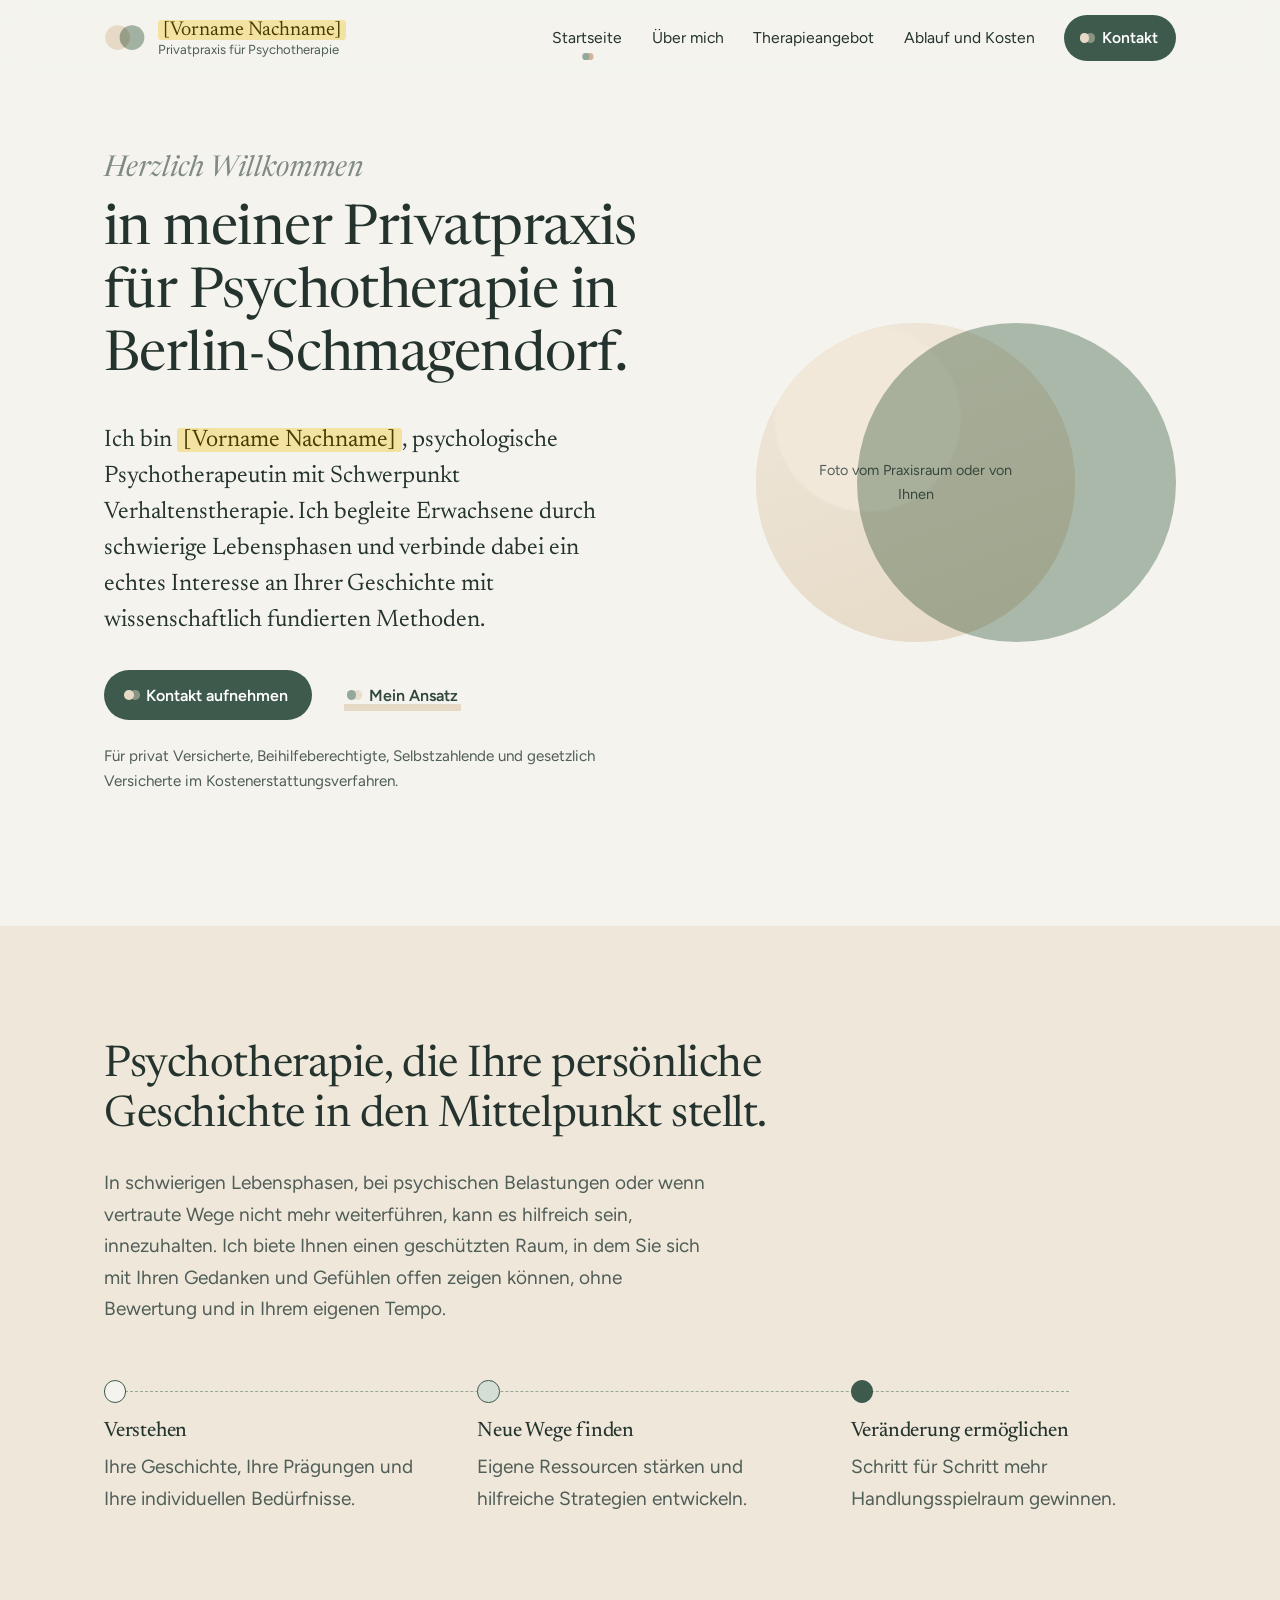
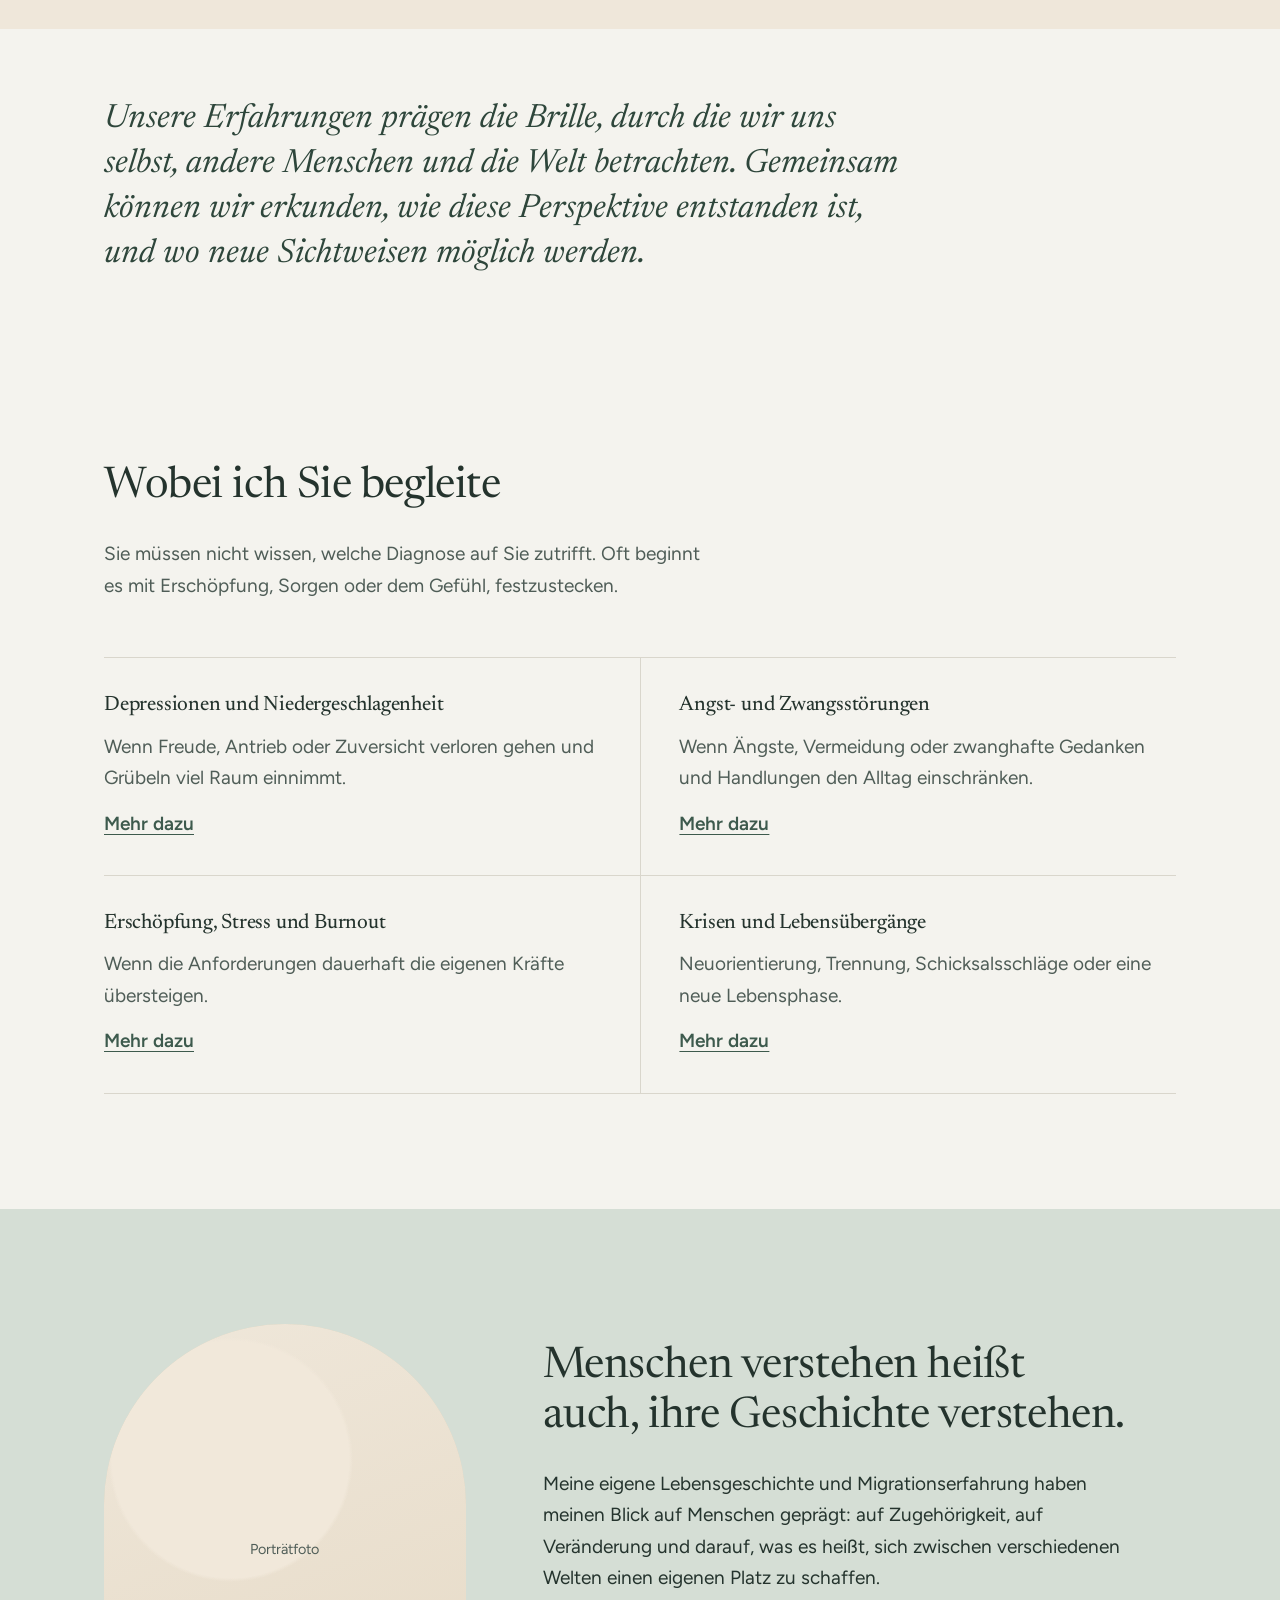
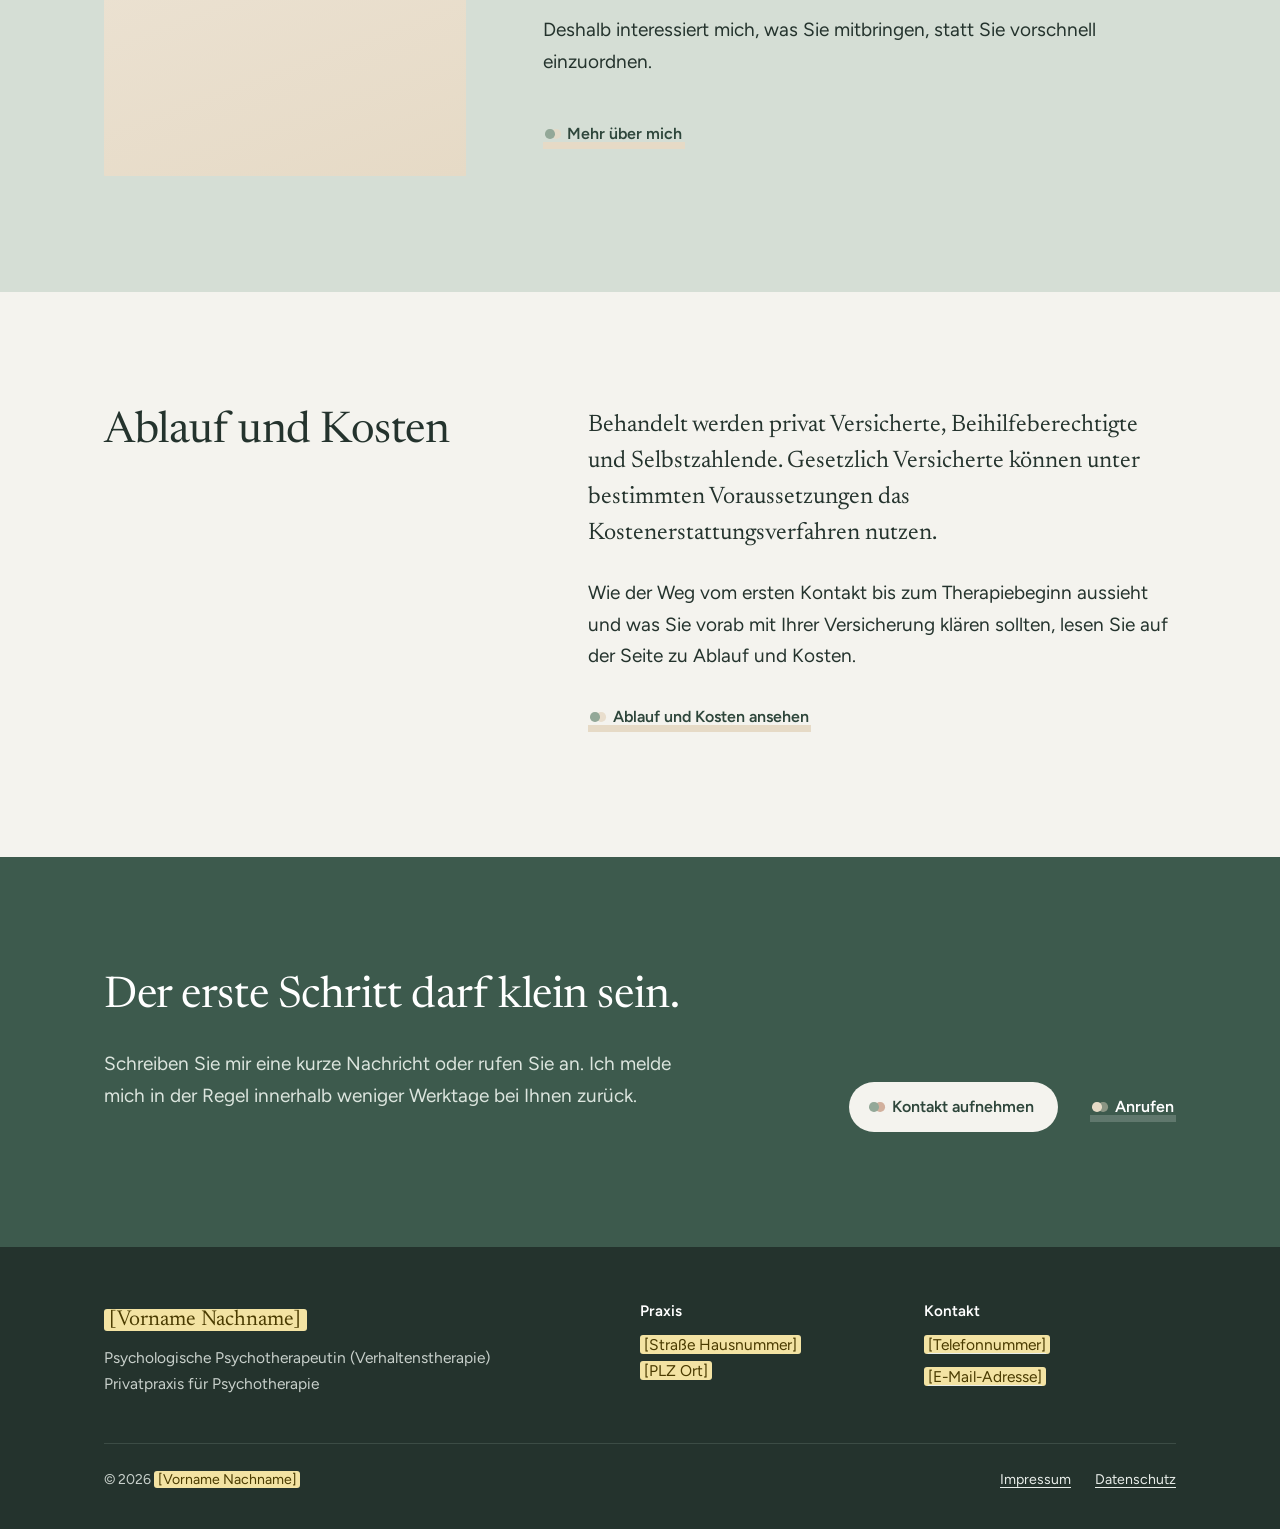
<file: index.html>
<!doctype html>
<html lang="de">
<head>
  <meta charset="utf-8">
  <meta name="viewport" content="width=device-width, initial-scale=1">
  <title>Psychotherapie [Vorname Nachname] | Privatpraxis für Verhaltenstherapie</title>
  <meta name="description" content="Privatpraxis für psychologische Psychotherapie (Verhaltenstherapie): Depressionen, Angst- und Zwangsstörungen, Burnout, persönliche Krisen und Lebensübergänge.">
  <meta name="theme-color" content="#f4f3ee">
  <!-- TESTPHASE: verhindert, dass Google die Testversion findet. Vor dem Livegang auf IONOS diese Zeile löschen. -->
  <meta name="robots" content="noindex, nofollow">
  <link rel="preload" href="assets/fonts/newsreader-var.woff2" as="font" type="font/woff2" crossorigin>
  <link rel="preload" href="assets/fonts/figtree-var.woff2" as="font" type="font/woff2" crossorigin>
  <link rel="icon" href="assets/img/favicon.svg" type="image/svg+xml">
  <link rel="stylesheet" href="assets/css/style.css">
</head>
<body>
  <a class="skip-link" href="#inhalt">Zum Inhalt springen</a>

  <header class="kopf">
    <div class="container kopf__inner">
      <a class="marke" href="index.html" aria-label="Startseite: Privatpraxis für Psychotherapie [Vorname Nachname]">
        <svg class="marke__zeichen" viewBox="0 0 52 34" aria-hidden="true" focusable="false">
          <circle cx="17" cy="17" r="15.5" fill="#e6dac6"/>
          <circle cx="35" cy="17" r="15.5" fill="#93a898" style="mix-blend-mode:multiply" opacity=".8"/>
        </svg>
        <span class="marke__text">
          <span class="marke__name"><span class="ph">[Vorname Nachname]</span></span>
          <span class="marke__zusatz">Privatpraxis für Psychotherapie</span>
        </span>
      </a>
      <button class="menu-knopf" type="button" aria-expanded="false" aria-controls="hauptnavigation">
        <span class="menu-knopf__linien" aria-hidden="true"></span>
        <span class="menu-knopf__text">Menü</span>
      </button>
      <nav class="nav" id="hauptnavigation" aria-label="Hauptnavigation">
        <ul>
          <li><a href="index.html" aria-current="page">Startseite</a></li>
          <li><a href="ueber-mich.html">Über mich</a></li>
          <li><a href="therapieangebot.html">Therapieangebot</a></li>
          <li><a href="ablauf-kosten.html">Ablauf und Kosten</a></li>
          <li class="nav__cta"><a href="kontakt.html">Kontakt</a></li>
        </ul>
      </nav>
    </div>
  </header>

  <main id="inhalt">

    <section class="hero">
      <div class="container hero__inner">
        <div class="hero__text">
          <h1><span class="h1__gruss">Herzlich Willkommen</span> in meiner Privatpraxis für Psychotherapie in Berlin-Schmagendorf.</h1>
          <p class="lead">Ich bin <span class="ph">[Vorname Nachname]</span>, psychologische Psychotherapeutin mit Schwerpunkt Verhaltenstherapie. Ich begleite Erwachsene durch schwierige Lebensphasen und verbinde dabei ein echtes Interesse an Ihrer Geschichte mit wissenschaftlich fundierten Methoden.</p>
          <div class="btn-reihe">
            <a class="btn" href="kontakt.html">Kontakt aufnehmen</a>
            <a class="btn btn--ruhig" href="therapieangebot.html">Mein Ansatz</a>
          </div>
          <p class="hero__ort">Für privat Versicherte, Beihilfeberechtigte, Selbstzahlende und gesetzlich Versicherte im Kostenerstattungsverfahren.</p>
        </div>
        <div class="linsen linsen--animiert" aria-hidden="true">
          <div class="linse linse--bild">
            <!-- FOTO: ersetzen durch <img src="assets/img/praxis.jpg" alt="..." width="800" height="800"> -->
            <div class="linse__platzhalter">Foto vom Praxisraum oder von Ihnen</div>
          </div>
          <div class="linse linse--farbe"></div>
        </div>
      </div>
    </section>

    <section class="abschnitt abschnitt--sand" aria-labelledby="weg-titel">
      <div class="container">
        <div class="abschnitt__kopf">
          <h2 id="weg-titel">Psychotherapie, die Ihre persönliche Geschichte in den Mittelpunkt stellt.</h2>
          <p>In schwierigen Lebensphasen, bei psychischen Belastungen oder wenn vertraute Wege nicht mehr weiterführen, kann es hilfreich sein, innezuhalten. Ich biete Ihnen einen geschützten Raum, in dem Sie sich mit Ihren Gedanken und Gefühlen offen zeigen können, ohne Bewertung und in Ihrem eigenen Tempo.</p>
        </div>
        <ol class="weg">
          <li>
            <h3>Verstehen</h3>
            <p>Ihre Geschichte, Ihre Prägungen und Ihre individuellen Bedürfnisse.</p>
          </li>
          <li>
            <h3>Neue Wege finden</h3>
            <p>Eigene Ressourcen stärken und hilfreiche Strategien entwickeln.</p>
          </li>
          <li>
            <h3>Veränderung ermöglichen</h3>
            <p>Schritt für Schritt mehr Handlungsspielraum gewinnen.</p>
          </li>
        </ol>
      </div>
    </section>

    <section class="abschnitt abschnitt--eng" aria-label="Gedanke">
      <div class="container">
        <blockquote class="gedanke">
          <p>Unsere Erfahrungen prägen die Brille, durch die wir uns selbst, andere Menschen und die Welt betrachten. Gemeinsam können wir erkunden, wie diese Perspektive entstanden ist, und wo neue Sichtweisen möglich werden.</p>
        </blockquote>
      </div>
    </section>

    <section class="abschnitt" aria-labelledby="themen-titel">
      <div class="container">
        <div class="abschnitt__kopf">
          <h2 id="themen-titel">Wobei ich Sie begleite</h2>
          <p>Sie müssen nicht wissen, welche Diagnose auf Sie zutrifft. Oft beginnt es mit Erschöpfung, Sorgen oder dem Gefühl, festzustecken.</p>
        </div>
        <div class="themen">
          <article class="thema">
            <h3>Depressionen und Niedergeschlagenheit</h3>
            <p>Wenn Freude, Antrieb oder Zuversicht verloren gehen und Grübeln viel Raum einnimmt.</p>
            <a href="therapieangebot.html#depression">Mehr dazu</a>
          </article>
          <article class="thema">
            <h3>Angst- und Zwangsstörungen</h3>
            <p>Wenn Ängste, Vermeidung oder zwanghafte Gedanken und Handlungen den Alltag einschränken.</p>
            <a href="therapieangebot.html#angst">Mehr dazu</a>
          </article>
          <article class="thema">
            <h3>Erschöpfung, Stress und Burnout</h3>
            <p>Wenn die Anforderungen dauerhaft die eigenen Kräfte übersteigen.</p>
            <a href="therapieangebot.html#burnout">Mehr dazu</a>
          </article>
          <article class="thema">
            <h3>Krisen und Lebensübergänge</h3>
            <p>Neuorientierung, Trennung, Schicksalsschläge oder eine neue Lebensphase.</p>
            <a href="therapieangebot.html#krisen">Mehr dazu</a>
          </article>
        </div>
      </div>
    </section>

    <section class="abschnitt abschnitt--salbei" aria-labelledby="ich-titel">
      <div class="container portrait-reihe">
        <div class="portrait">
          <!-- FOTO: ersetzen durch <img src="assets/img/portrait.jpg" alt="..." width="800" height="800"> -->
            <div class="linse__platzhalter">Porträtfoto</div>
        </div>
        <div>
          <h2 id="ich-titel">Menschen verstehen heißt auch, ihre Geschichte verstehen.</h2>
          <p>Meine eigene Lebensgeschichte und Migrationserfahrung haben meinen Blick auf Menschen geprägt: auf Zugehörigkeit, auf Veränderung und darauf, was es heißt, sich zwischen verschiedenen Welten einen eigenen Platz zu schaffen.</p>
          <p>Deshalb interessiert mich, was Sie mitbringen, statt Sie vorschnell einzuordnen.</p>
          <div class="btn-reihe">
            <a class="btn btn--ruhig" href="ueber-mich.html">Mehr über mich</a>
          </div>
        </div>
      </div>
    </section>

    <section class="abschnitt" aria-labelledby="kosten-titel">
      <div class="container spalten">
        <div><h2 id="kosten-titel">Ablauf und Kosten</h2></div>
        <div>
          <p class="lead">Behandelt werden privat Versicherte, Beihilfeberechtigte und Selbstzahlende. Gesetzlich Versicherte können unter bestimmten Voraussetzungen das Kostenerstattungsverfahren nutzen.</p>
          <p>Wie der Weg vom ersten Kontakt bis zum Therapiebeginn aussieht und was Sie vorab mit Ihrer Versicherung klären sollten, lesen Sie auf der Seite zu Ablauf und Kosten.</p>
          <a class="btn btn--ruhig" href="ablauf-kosten.html">Ablauf und Kosten ansehen</a>
        </div>
      </div>
    </section>

    <section class="abschnitt kontaktband" aria-labelledby="kontaktband-titel">
      <div class="container kontaktband__inner">
        <div>
          <h2 id="kontaktband-titel">Der erste Schritt darf klein sein.</h2>
          <p>Schreiben Sie mir eine kurze Nachricht oder rufen Sie an. Ich melde mich in der Regel innerhalb weniger Werktage bei Ihnen zurück.</p>
        </div>
        <div class="btn-reihe">
          <a class="btn" href="kontakt.html">Kontakt aufnehmen</a>
          <a class="btn btn--ruhig" href="tel:+49000000000">Anrufen</a>
        </div>
      </div>
    </section>
  </main>

  <footer class="fuss">
    <div class="container">
      <div class="fuss__raster">
        <div>
          <p class="fuss__name"><span class="ph">[Vorname Nachname]</span></p>
          <p>Psychologische Psychotherapeutin (Verhaltenstherapie)<br>Privatpraxis für Psychotherapie</p>
        </div>
        <div>
          <h2>Praxis</h2>
          <p><span class="ph">[Straße Hausnummer]</span><br><span class="ph">[PLZ Ort]</span></p>
        </div>
        <div>
          <h2>Kontakt</h2>
          <ul>
            <li><a href="tel:+49000000000"><span class="ph">[Telefonnummer]</span></a></li>
            <li><a href="mailto:kontakt@example.de"><span class="ph">[E-Mail-Adresse]</span></a></li>
          </ul>
        </div>
      </div>
      <div class="fuss__unten">
        <p>&copy; <span id="jahr">2026</span> <span class="ph">[Vorname Nachname]</span></p>
        <ul>
          <li><a href="impressum.html">Impressum</a></li>
          <li><a href="datenschutz.html">Datenschutz</a></li>
        </ul>
      </div>
    </div>
  </footer>

  <script src="assets/js/main.js" defer></script>
</body>
</html>
</file>
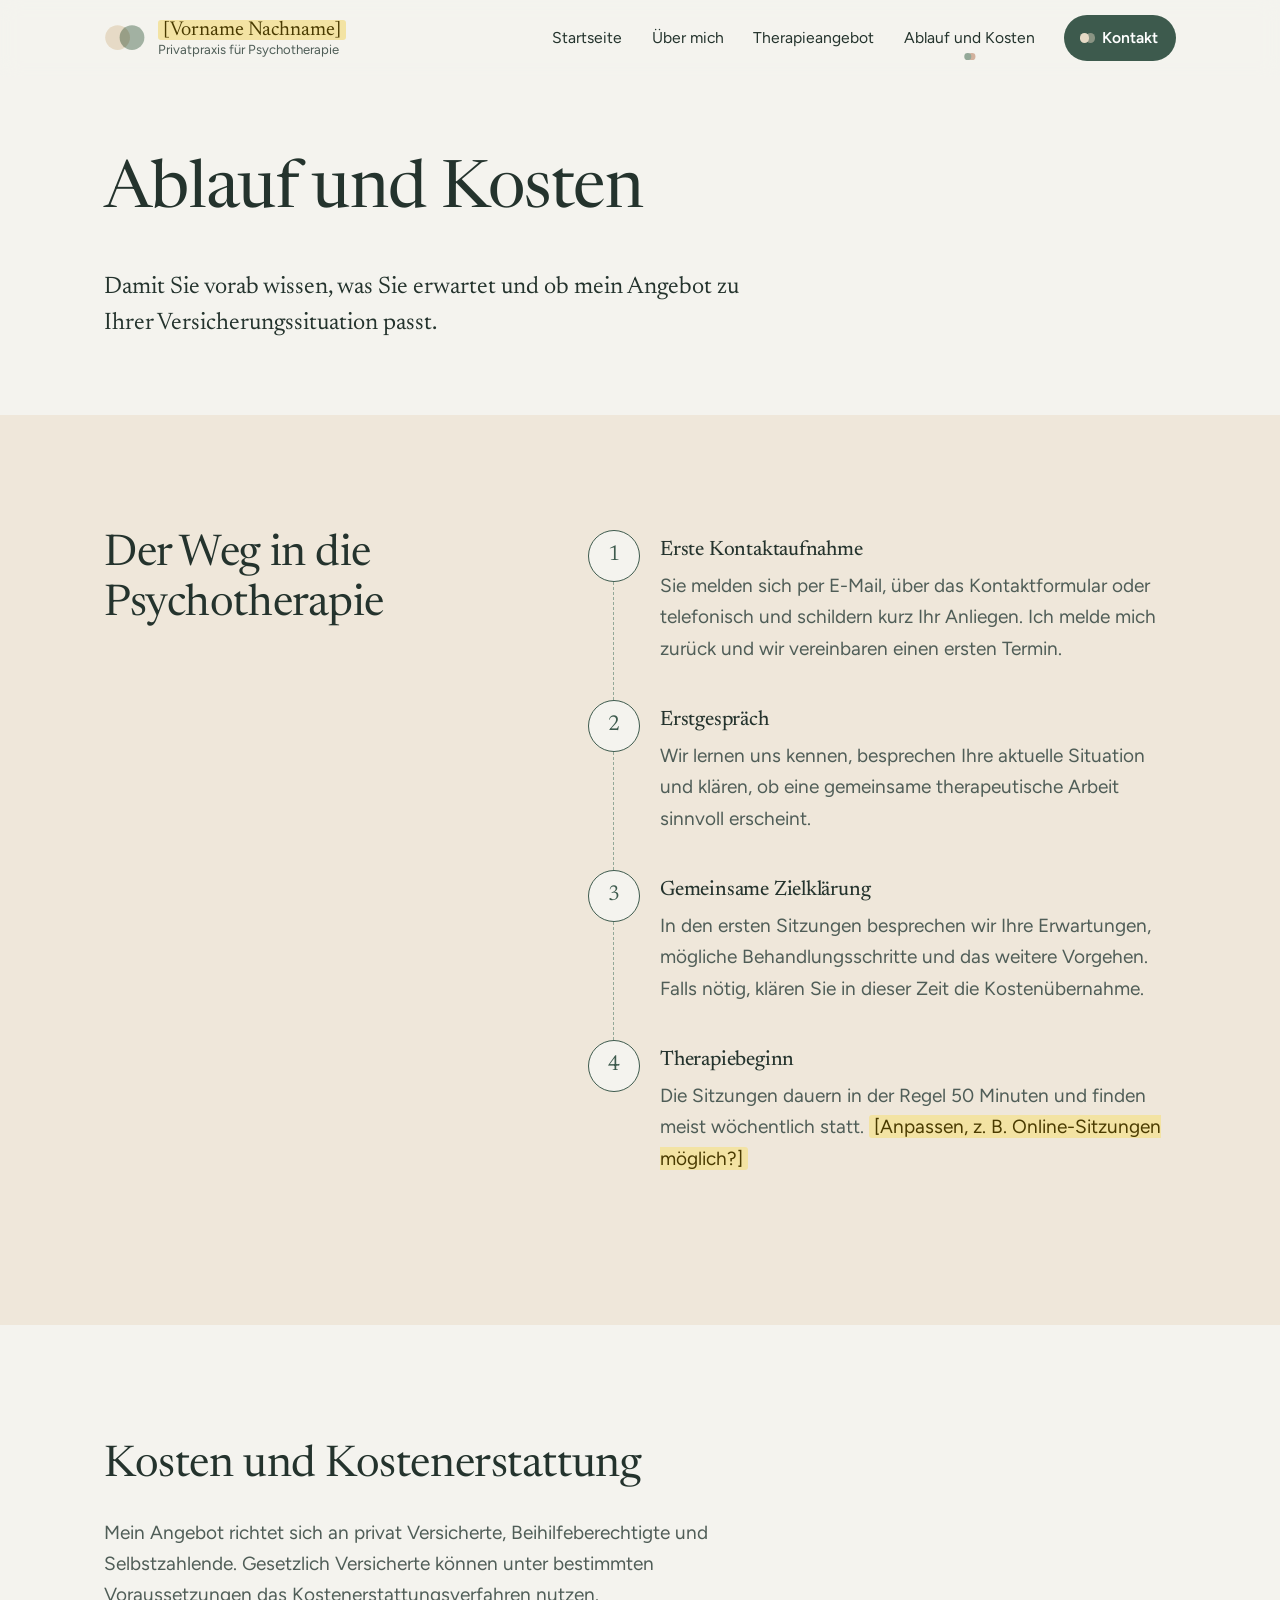
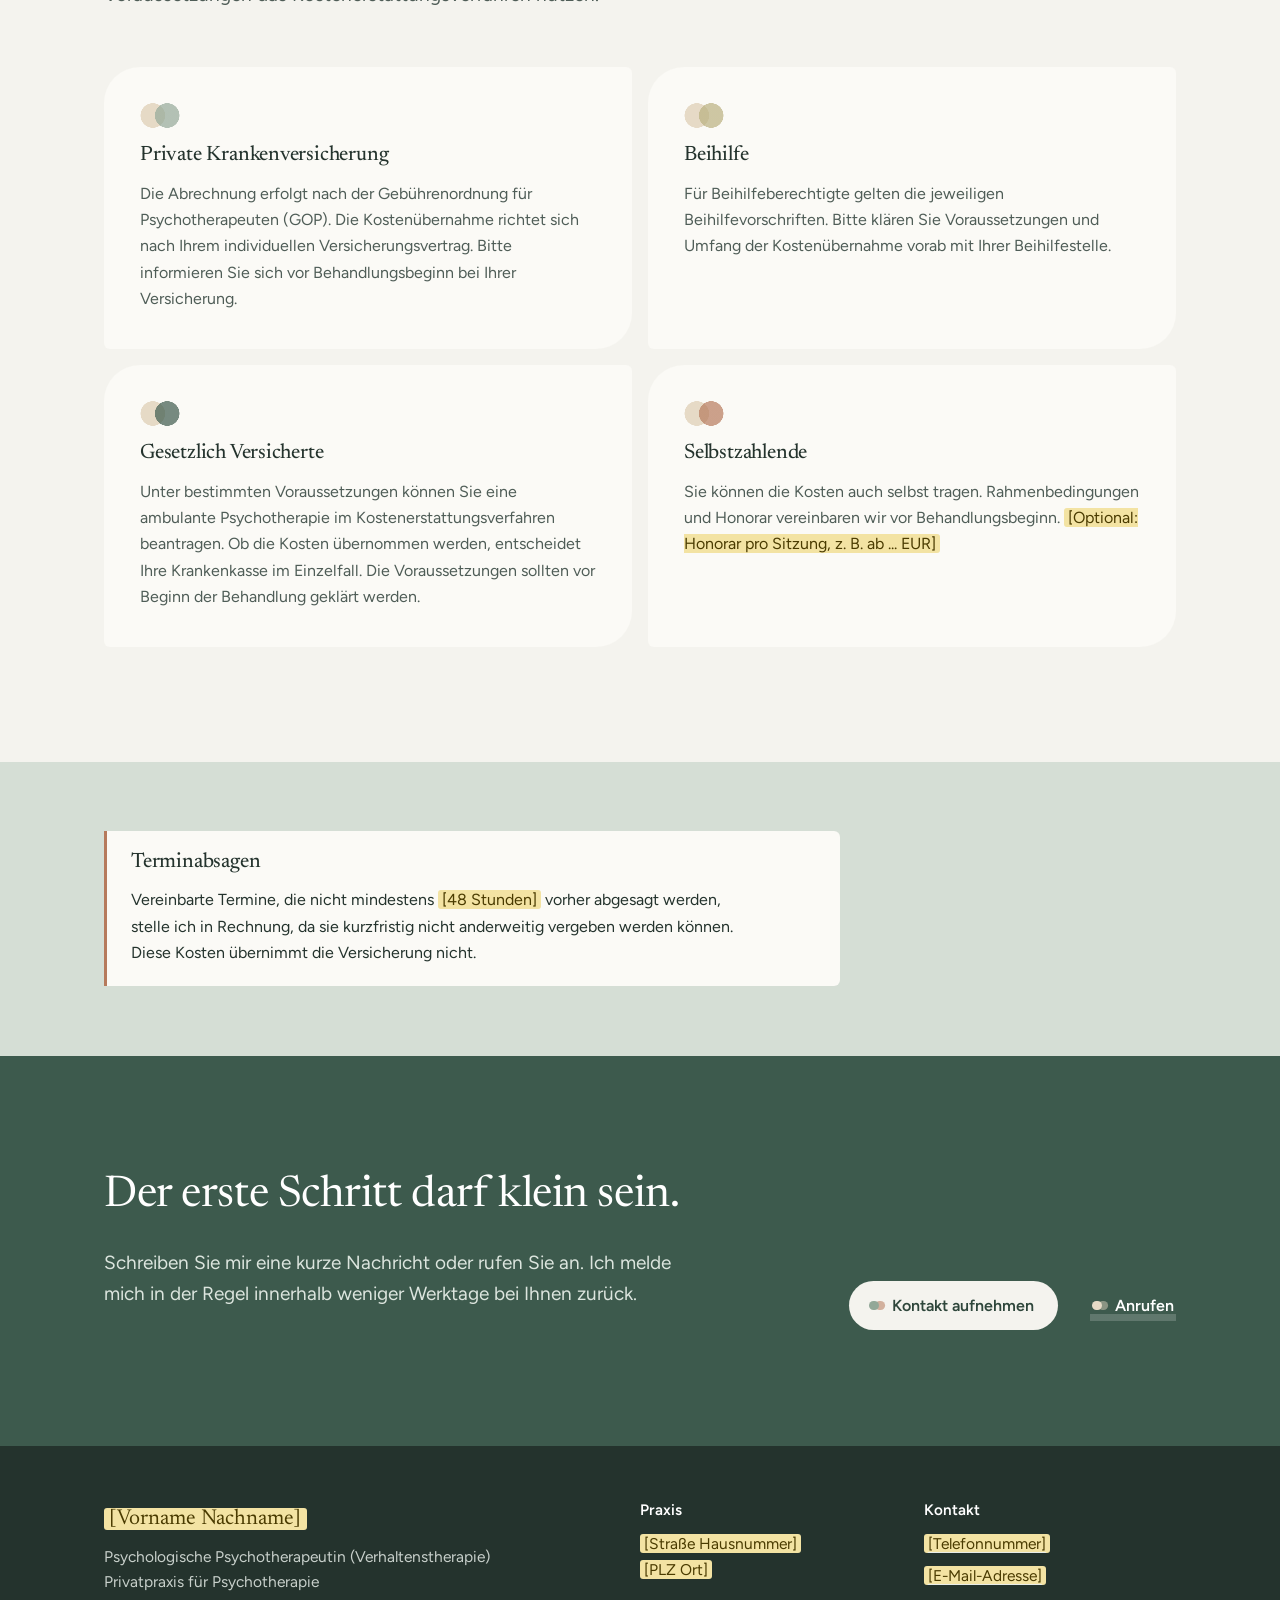
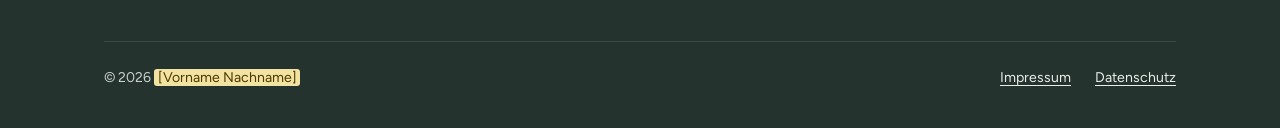
<file: ablauf-kosten.html>
<!doctype html>
<html lang="de">
<head>
  <meta charset="utf-8">
  <meta name="viewport" content="width=device-width, initial-scale=1">
  <title>Ablauf und Kosten | Psychotherapie [Vorname Nachname]</title>
  <meta name="description" content="Der Weg in die Psychotherapie und Informationen zu privater Krankenversicherung, Beihilfe, Selbstzahlung und Kostenerstattungsverfahren.">
  <meta name="theme-color" content="#f4f3ee">
  <!-- TESTPHASE: verhindert, dass Google die Testversion findet. Vor dem Livegang auf IONOS diese Zeile löschen. -->
  <meta name="robots" content="noindex, nofollow">
  <link rel="preload" href="assets/fonts/newsreader-var.woff2" as="font" type="font/woff2" crossorigin>
  <link rel="preload" href="assets/fonts/figtree-var.woff2" as="font" type="font/woff2" crossorigin>
  <link rel="icon" href="assets/img/favicon.svg" type="image/svg+xml">
  <link rel="stylesheet" href="assets/css/style.css">
</head>
<body>
  <a class="skip-link" href="#inhalt">Zum Inhalt springen</a>

  <header class="kopf">
    <div class="container kopf__inner">
      <a class="marke" href="index.html" aria-label="Startseite: Privatpraxis für Psychotherapie [Vorname Nachname]">
        <svg class="marke__zeichen" viewBox="0 0 52 34" aria-hidden="true" focusable="false">
          <circle cx="17" cy="17" r="15.5" fill="#e6dac6"/>
          <circle cx="35" cy="17" r="15.5" fill="#93a898" style="mix-blend-mode:multiply" opacity=".8"/>
        </svg>
        <span class="marke__text">
          <span class="marke__name"><span class="ph">[Vorname Nachname]</span></span>
          <span class="marke__zusatz">Privatpraxis für Psychotherapie</span>
        </span>
      </a>
      <button class="menu-knopf" type="button" aria-expanded="false" aria-controls="hauptnavigation">
        <span class="menu-knopf__linien" aria-hidden="true"></span>
        <span class="menu-knopf__text">Menü</span>
      </button>
      <nav class="nav" id="hauptnavigation" aria-label="Hauptnavigation">
        <ul>
          <li><a href="index.html">Startseite</a></li>
          <li><a href="ueber-mich.html">Über mich</a></li>
          <li><a href="therapieangebot.html">Therapieangebot</a></li>
          <li><a href="ablauf-kosten.html" aria-current="page">Ablauf und Kosten</a></li>
          <li class="nav__cta"><a href="kontakt.html">Kontakt</a></li>
        </ul>
      </nav>
    </div>
  </header>

  <main id="inhalt">

    <section class="seitenkopf">
      <div class="container">
        <h1>Ablauf und Kosten</h1>
        <p class="lead">Damit Sie vorab wissen, was Sie erwartet und ob mein Angebot zu Ihrer Versicherungssituation passt.</p>
      </div>
    </section>

    <section class="abschnitt abschnitt--sand" aria-labelledby="ablauf-titel">
      <div class="container spalten">
        <div><h2 id="ablauf-titel">Der Weg in die Psychotherapie</h2></div>
        <ol class="schritte">
          <li>
            <div>
              <h3>Erste Kontaktaufnahme</h3>
              <p>Sie melden sich per E-Mail, über das Kontaktformular oder telefonisch und schildern kurz Ihr Anliegen. Ich melde mich zurück und wir vereinbaren einen ersten Termin.</p>
            </div>
          </li>
          <li>
            <div>
              <h3>Erstgespräch</h3>
              <p>Wir lernen uns kennen, besprechen Ihre aktuelle Situation und klären, ob eine gemeinsame therapeutische Arbeit sinnvoll erscheint.</p>
            </div>
          </li>
          <li>
            <div>
              <h3>Gemeinsame Zielklärung</h3>
              <p>In den ersten Sitzungen besprechen wir Ihre Erwartungen, mögliche Behandlungsschritte und das weitere Vorgehen. Falls nötig, klären Sie in dieser Zeit die Kostenübernahme.</p>
            </div>
          </li>
          <li>
            <div>
              <h3>Therapiebeginn</h3>
              <p>Die Sitzungen dauern in der Regel 50 Minuten und finden meist wöchentlich statt. <span class="ph">[Anpassen, z. B. Online-Sitzungen möglich?]</span></p>
            </div>
          </li>
        </ol>
      </div>
    </section>

    <section class="abschnitt" aria-labelledby="kostentitel">
      <div class="container">
        <div class="abschnitt__kopf">
          <h2 id="kostentitel">Kosten und Kostenerstattung</h2>
          <p>Mein Angebot richtet sich an privat Versicherte, Beihilfeberechtigte und Selbstzahlende. Gesetzlich Versicherte können unter bestimmten Voraussetzungen das Kostenerstattungsverfahren nutzen.</p>
        </div>
        <div class="kosten">
          <article class="kosten__karte">
            <h3>Private Krankenversicherung</h3>
            <p>Die Abrechnung erfolgt nach der Gebührenordnung für Psychotherapeuten (GOP). Die Kostenübernahme richtet sich nach Ihrem individuellen Versicherungsvertrag. Bitte informieren Sie sich vor Behandlungsbeginn bei Ihrer Versicherung.</p>
          </article>
          <article class="kosten__karte">
            <h3>Beihilfe</h3>
            <p>Für Beihilfeberechtigte gelten die jeweiligen Beihilfevorschriften. Bitte klären Sie Voraussetzungen und Umfang der Kostenübernahme vorab mit Ihrer Beihilfestelle.</p>
          </article>
          <article class="kosten__karte">
            <h3>Gesetzlich Versicherte</h3>
            <p>Unter bestimmten Voraussetzungen können Sie eine ambulante Psychotherapie im Kostenerstattungsverfahren beantragen. Ob die Kosten übernommen werden, entscheidet Ihre Krankenkasse im Einzelfall. Die Voraussetzungen sollten vor Beginn der Behandlung geklärt werden.</p>
          </article>
          <article class="kosten__karte">
            <h3>Selbstzahlende</h3>
            <p>Sie können die Kosten auch selbst tragen. Rahmenbedingungen und Honorar vereinbaren wir vor Behandlungsbeginn. <span class="ph">[Optional: Honorar pro Sitzung, z. B. ab ... EUR]</span></p>
          </article>
        </div>
      </div>
    </section>

    <section class="abschnitt abschnitt--eng abschnitt--salbei" aria-labelledby="absage-titel">
      <div class="container">
        <div class="hinweis">
          <h3 id="absage-titel">Terminabsagen</h3>
          <p>Vereinbarte Termine, die nicht mindestens <span class="ph">[48 Stunden]</span> vorher abgesagt werden, stelle ich in Rechnung, da sie kurzfristig nicht anderweitig vergeben werden können. Diese Kosten übernimmt die Versicherung nicht.</p>
        </div>
      </div>
    </section>

    <section class="abschnitt kontaktband" aria-labelledby="kontaktband-titel">
      <div class="container kontaktband__inner">
        <div>
          <h2 id="kontaktband-titel">Der erste Schritt darf klein sein.</h2>
          <p>Schreiben Sie mir eine kurze Nachricht oder rufen Sie an. Ich melde mich in der Regel innerhalb weniger Werktage bei Ihnen zurück.</p>
        </div>
        <div class="btn-reihe">
          <a class="btn" href="kontakt.html">Kontakt aufnehmen</a>
          <a class="btn btn--ruhig" href="tel:+49000000000">Anrufen</a>
        </div>
      </div>
    </section>
  </main>

  <footer class="fuss">
    <div class="container">
      <div class="fuss__raster">
        <div>
          <p class="fuss__name"><span class="ph">[Vorname Nachname]</span></p>
          <p>Psychologische Psychotherapeutin (Verhaltenstherapie)<br>Privatpraxis für Psychotherapie</p>
        </div>
        <div>
          <h2>Praxis</h2>
          <p><span class="ph">[Straße Hausnummer]</span><br><span class="ph">[PLZ Ort]</span></p>
        </div>
        <div>
          <h2>Kontakt</h2>
          <ul>
            <li><a href="tel:+49000000000"><span class="ph">[Telefonnummer]</span></a></li>
            <li><a href="mailto:kontakt@example.de"><span class="ph">[E-Mail-Adresse]</span></a></li>
          </ul>
        </div>
      </div>
      <div class="fuss__unten">
        <p>&copy; <span id="jahr">2026</span> <span class="ph">[Vorname Nachname]</span></p>
        <ul>
          <li><a href="impressum.html">Impressum</a></li>
          <li><a href="datenschutz.html">Datenschutz</a></li>
        </ul>
      </div>
    </div>
  </footer>

  <script src="assets/js/main.js" defer></script>
</body>
</html>
</file>
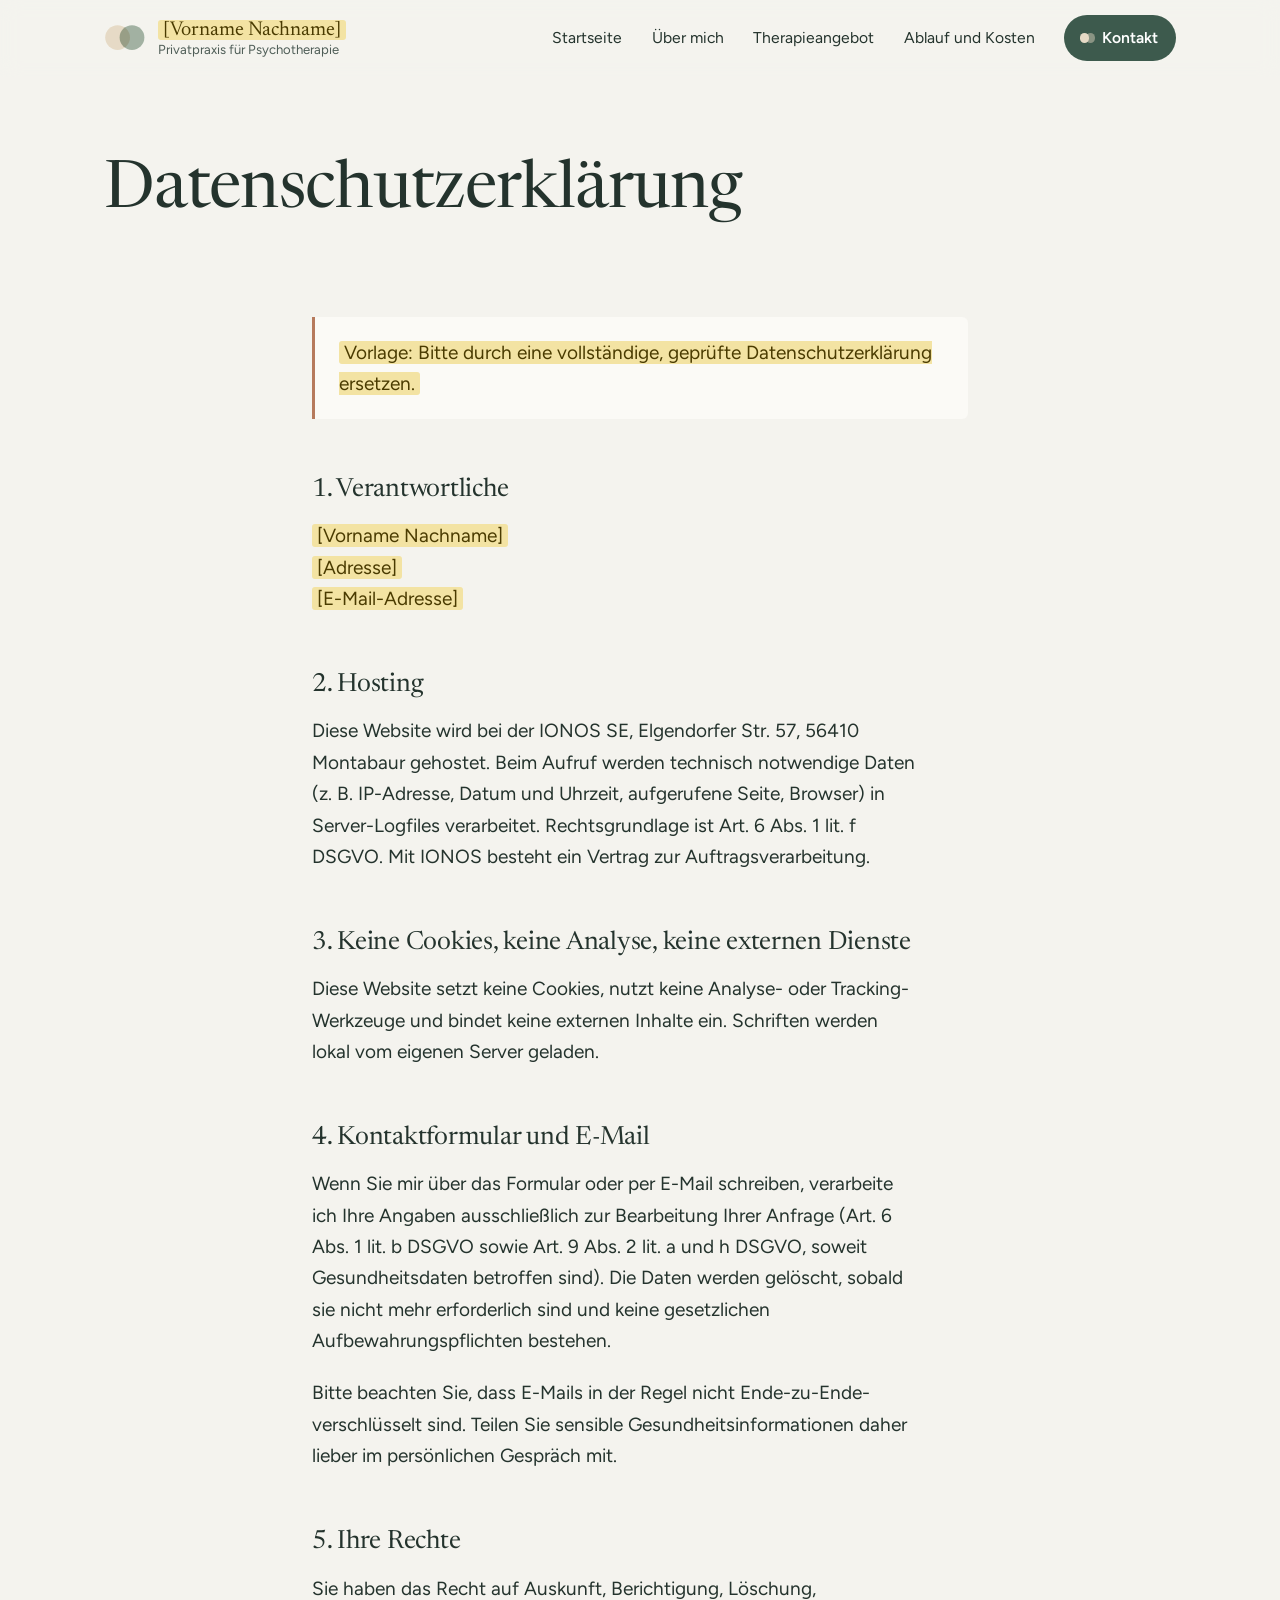
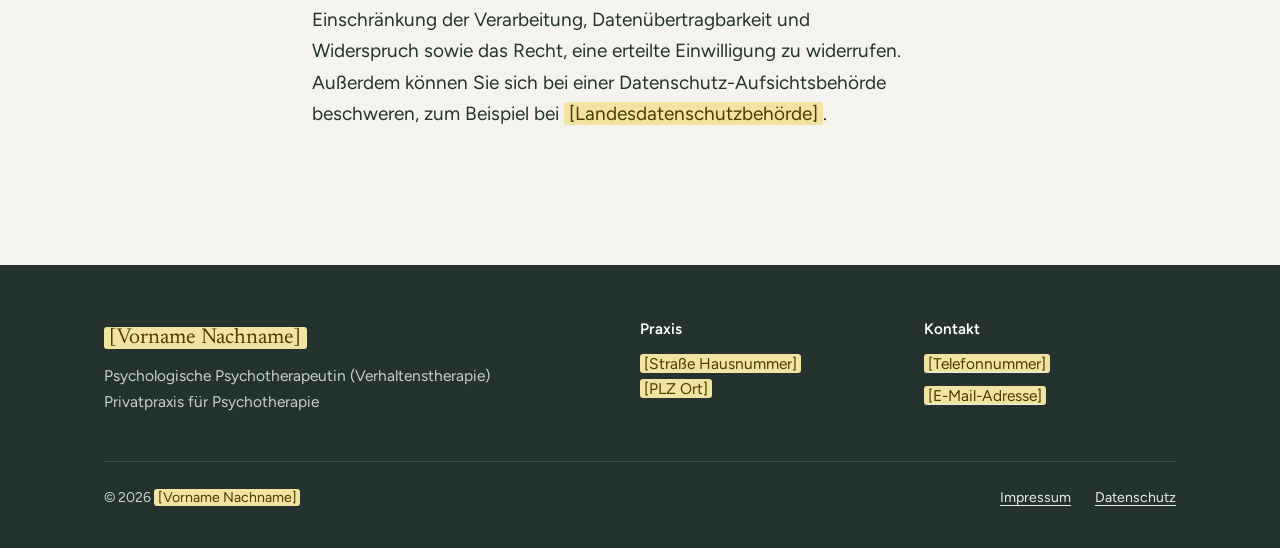
<file: datenschutz.html>
<!doctype html>
<html lang="de">
<head>
  <meta charset="utf-8">
  <meta name="viewport" content="width=device-width, initial-scale=1">
  <title>Datenschutz | Psychotherapie [Vorname Nachname]</title>
  <meta name="description" content="Datenschutzerklärung der Privatpraxis für Psychotherapie.">
  <meta name="theme-color" content="#f4f3ee">
  <!-- TESTPHASE: verhindert, dass Google die Testversion findet. Vor dem Livegang auf IONOS diese Zeile löschen. -->
  <meta name="robots" content="noindex, nofollow">
  <link rel="preload" href="assets/fonts/newsreader-var.woff2" as="font" type="font/woff2" crossorigin>
  <link rel="preload" href="assets/fonts/figtree-var.woff2" as="font" type="font/woff2" crossorigin>
  <link rel="icon" href="assets/img/favicon.svg" type="image/svg+xml">
  <link rel="stylesheet" href="assets/css/style.css">
</head>
<body>
  <a class="skip-link" href="#inhalt">Zum Inhalt springen</a>

  <header class="kopf">
    <div class="container kopf__inner">
      <a class="marke" href="index.html" aria-label="Startseite: Privatpraxis für Psychotherapie [Vorname Nachname]">
        <svg class="marke__zeichen" viewBox="0 0 52 34" aria-hidden="true" focusable="false">
          <circle cx="17" cy="17" r="15.5" fill="#e6dac6"/>
          <circle cx="35" cy="17" r="15.5" fill="#93a898" style="mix-blend-mode:multiply" opacity=".8"/>
        </svg>
        <span class="marke__text">
          <span class="marke__name"><span class="ph">[Vorname Nachname]</span></span>
          <span class="marke__zusatz">Privatpraxis für Psychotherapie</span>
        </span>
      </a>
      <button class="menu-knopf" type="button" aria-expanded="false" aria-controls="hauptnavigation">
        <span class="menu-knopf__linien" aria-hidden="true"></span>
        <span class="menu-knopf__text">Menü</span>
      </button>
      <nav class="nav" id="hauptnavigation" aria-label="Hauptnavigation">
        <ul>
          <li><a href="index.html">Startseite</a></li>
          <li><a href="ueber-mich.html">Über mich</a></li>
          <li><a href="therapieangebot.html">Therapieangebot</a></li>
          <li><a href="ablauf-kosten.html">Ablauf und Kosten</a></li>
          <li class="nav__cta"><a href="kontakt.html">Kontakt</a></li>
        </ul>
      </nav>
    </div>
  </header>

  <main id="inhalt">

    <section class="seitenkopf">
      <div class="container"><h1>Datenschutzerklärung</h1></div>
    </section>
    <section class="abschnitt" style="padding-top:0">
      <div class="container rechtstext">
        <!-- VORLAGE: Dies ist nur ein Gerüst. Bitte mit einem Datenschutz-Generator oder anwaltlich vollständig erstellen. -->
        <p class="hinweis"><span class="ph">Vorlage: Bitte durch eine vollständige, geprüfte Datenschutzerklärung ersetzen.</span></p>
        <h2>1. Verantwortliche</h2>
        <p><span class="ph">[Vorname Nachname]</span><br><span class="ph">[Adresse]</span><br><span class="ph">[E-Mail-Adresse]</span></p>
        <h2>2. Hosting</h2>
        <p>Diese Website wird bei der IONOS SE, Elgendorfer Str. 57, 56410 Montabaur gehostet. Beim Aufruf werden technisch notwendige Daten (z. B. IP-Adresse, Datum und Uhrzeit, aufgerufene Seite, Browser) in Server-Logfiles verarbeitet. Rechtsgrundlage ist Art. 6 Abs. 1 lit. f DSGVO. Mit IONOS besteht ein Vertrag zur Auftragsverarbeitung.</p>
        <h2>3. Keine Cookies, keine Analyse, keine externen Dienste</h2>
        <p>Diese Website setzt keine Cookies, nutzt keine Analyse- oder Tracking-Werkzeuge und bindet keine externen Inhalte ein. Schriften werden lokal vom eigenen Server geladen.</p>
        <h2>4. Kontaktformular und E-Mail</h2>
        <p>Wenn Sie mir über das Formular oder per E-Mail schreiben, verarbeite ich Ihre Angaben ausschließlich zur Bearbeitung Ihrer Anfrage (Art. 6 Abs. 1 lit. b DSGVO sowie Art. 9 Abs. 2 lit. a und h DSGVO, soweit Gesundheitsdaten betroffen sind). Die Daten werden gelöscht, sobald sie nicht mehr erforderlich sind und keine gesetzlichen Aufbewahrungspflichten bestehen.</p>
        <p>Bitte beachten Sie, dass E-Mails in der Regel nicht Ende-zu-Ende-verschlüsselt sind. Teilen Sie sensible Gesundheitsinformationen daher lieber im persönlichen Gespräch mit.</p>
        <h2>5. Ihre Rechte</h2>
        <p>Sie haben das Recht auf Auskunft, Berichtigung, Löschung, Einschränkung der Verarbeitung, Datenübertragbarkeit und Widerspruch sowie das Recht, eine erteilte Einwilligung zu widerrufen. Außerdem können Sie sich bei einer Datenschutz-Aufsichtsbehörde beschweren, zum Beispiel bei <span class="ph">[Landesdatenschutzbehörde]</span>.</p>
      </div>
    </section>
  </main>

  <footer class="fuss">
    <div class="container">
      <div class="fuss__raster">
        <div>
          <p class="fuss__name"><span class="ph">[Vorname Nachname]</span></p>
          <p>Psychologische Psychotherapeutin (Verhaltenstherapie)<br>Privatpraxis für Psychotherapie</p>
        </div>
        <div>
          <h2>Praxis</h2>
          <p><span class="ph">[Straße Hausnummer]</span><br><span class="ph">[PLZ Ort]</span></p>
        </div>
        <div>
          <h2>Kontakt</h2>
          <ul>
            <li><a href="tel:+49000000000"><span class="ph">[Telefonnummer]</span></a></li>
            <li><a href="mailto:kontakt@example.de"><span class="ph">[E-Mail-Adresse]</span></a></li>
          </ul>
        </div>
      </div>
      <div class="fuss__unten">
        <p>&copy; <span id="jahr">2026</span> <span class="ph">[Vorname Nachname]</span></p>
        <ul>
          <li><a href="impressum.html">Impressum</a></li>
          <li><a href="datenschutz.html">Datenschutz</a></li>
        </ul>
      </div>
    </div>
  </footer>

  <script src="assets/js/main.js" defer></script>
</body>
</html>
</file>
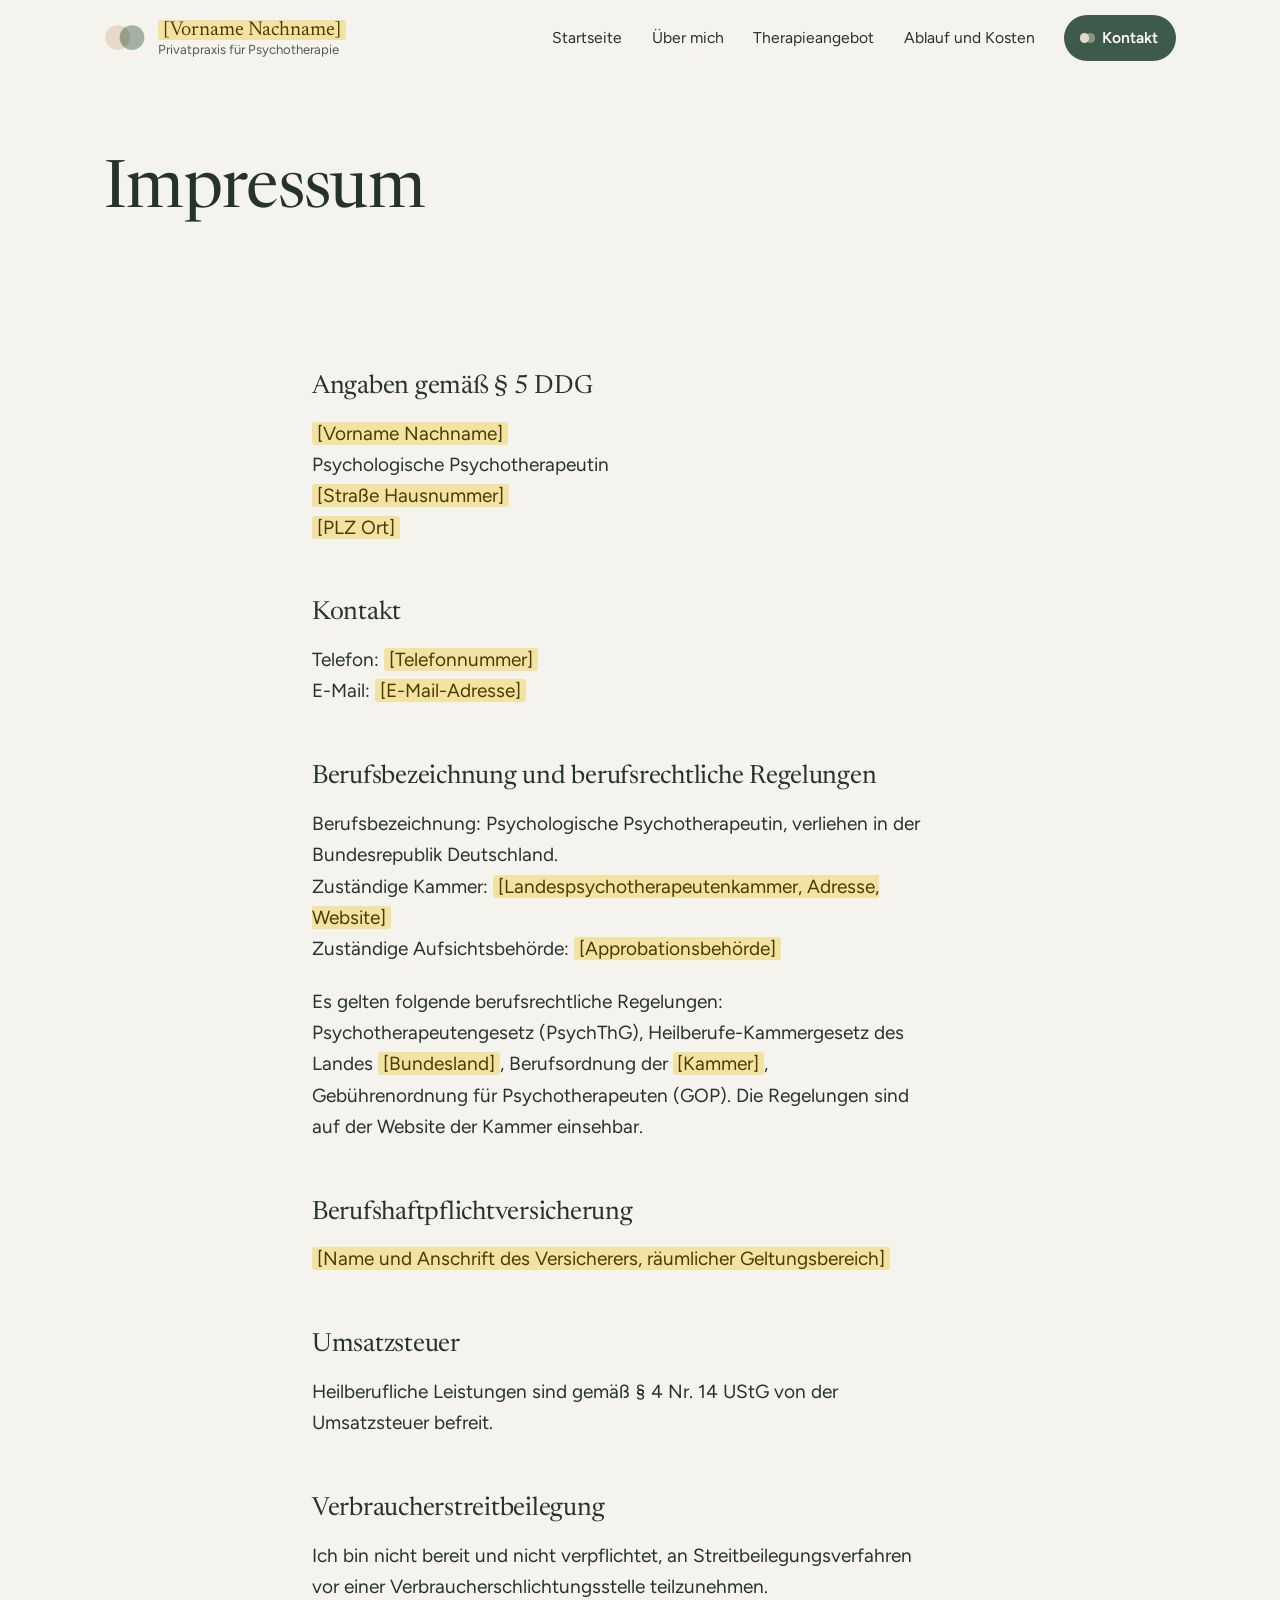
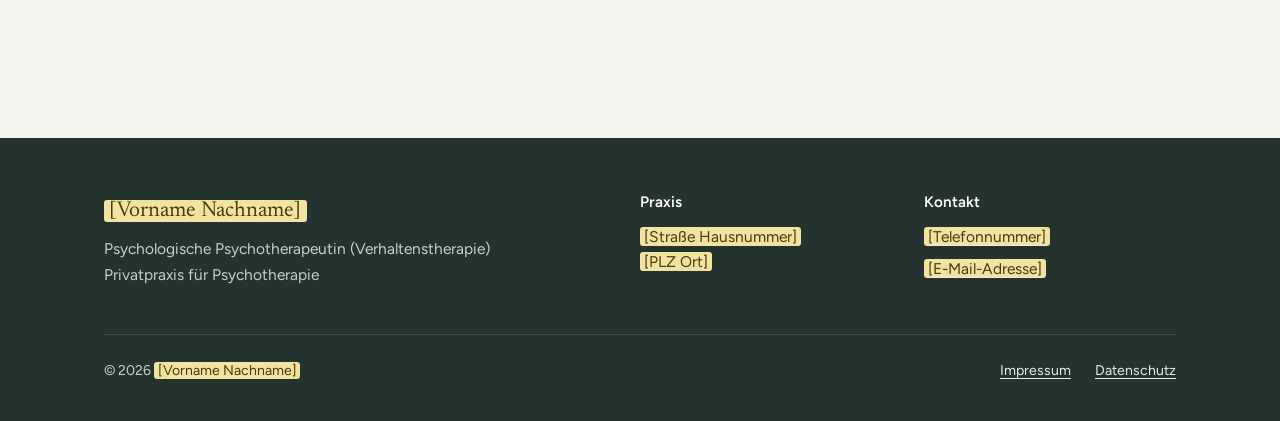
<file: impressum.html>
<!doctype html>
<html lang="de">
<head>
  <meta charset="utf-8">
  <meta name="viewport" content="width=device-width, initial-scale=1">
  <title>Impressum | Psychotherapie [Vorname Nachname]</title>
  <meta name="description" content="Impressum der Privatpraxis für Psychotherapie.">
  <meta name="theme-color" content="#f4f3ee">
  <!-- TESTPHASE: verhindert, dass Google die Testversion findet. Vor dem Livegang auf IONOS diese Zeile löschen. -->
  <meta name="robots" content="noindex, nofollow">
  <link rel="preload" href="assets/fonts/newsreader-var.woff2" as="font" type="font/woff2" crossorigin>
  <link rel="preload" href="assets/fonts/figtree-var.woff2" as="font" type="font/woff2" crossorigin>
  <link rel="icon" href="assets/img/favicon.svg" type="image/svg+xml">
  <link rel="stylesheet" href="assets/css/style.css">
</head>
<body>
  <a class="skip-link" href="#inhalt">Zum Inhalt springen</a>

  <header class="kopf">
    <div class="container kopf__inner">
      <a class="marke" href="index.html" aria-label="Startseite: Privatpraxis für Psychotherapie [Vorname Nachname]">
        <svg class="marke__zeichen" viewBox="0 0 52 34" aria-hidden="true" focusable="false">
          <circle cx="17" cy="17" r="15.5" fill="#e6dac6"/>
          <circle cx="35" cy="17" r="15.5" fill="#93a898" style="mix-blend-mode:multiply" opacity=".8"/>
        </svg>
        <span class="marke__text">
          <span class="marke__name"><span class="ph">[Vorname Nachname]</span></span>
          <span class="marke__zusatz">Privatpraxis für Psychotherapie</span>
        </span>
      </a>
      <button class="menu-knopf" type="button" aria-expanded="false" aria-controls="hauptnavigation">
        <span class="menu-knopf__linien" aria-hidden="true"></span>
        <span class="menu-knopf__text">Menü</span>
      </button>
      <nav class="nav" id="hauptnavigation" aria-label="Hauptnavigation">
        <ul>
          <li><a href="index.html">Startseite</a></li>
          <li><a href="ueber-mich.html">Über mich</a></li>
          <li><a href="therapieangebot.html">Therapieangebot</a></li>
          <li><a href="ablauf-kosten.html">Ablauf und Kosten</a></li>
          <li class="nav__cta"><a href="kontakt.html">Kontakt</a></li>
        </ul>
      </nav>
    </div>
  </header>

  <main id="inhalt">

    <section class="seitenkopf">
      <div class="container"><h1>Impressum</h1></div>
    </section>
    <section class="abschnitt" style="padding-top:0">
      <div class="container rechtstext">
        <!-- VORLAGE: Bitte vollständig prüfen und ergänzen (z. B. mit einem Impressum-Generator oder anwaltlich). -->
        <h2>Angaben gemäß § 5 DDG</h2>
        <p><span class="ph">[Vorname Nachname]</span><br>Psychologische Psychotherapeutin<br><span class="ph">[Straße Hausnummer]</span><br><span class="ph">[PLZ Ort]</span></p>
        <h2>Kontakt</h2>
        <p>Telefon: <span class="ph">[Telefonnummer]</span><br>E-Mail: <span class="ph">[E-Mail-Adresse]</span></p>
        <h2>Berufsbezeichnung und berufsrechtliche Regelungen</h2>
        <p>Berufsbezeichnung: Psychologische Psychotherapeutin, verliehen in der Bundesrepublik Deutschland.<br>
        Zuständige Kammer: <span class="ph">[Landespsychotherapeutenkammer, Adresse, Website]</span><br>
        Zuständige Aufsichtsbehörde: <span class="ph">[Approbationsbehörde]</span></p>
        <p>Es gelten folgende berufsrechtliche Regelungen: Psychotherapeutengesetz (PsychThG), Heilberufe-Kammergesetz des Landes <span class="ph">[Bundesland]</span>, Berufsordnung der <span class="ph">[Kammer]</span>, Gebührenordnung für Psychotherapeuten (GOP). Die Regelungen sind auf der Website der Kammer einsehbar.</p>
        <h2>Berufshaftpflichtversicherung</h2>
        <p><span class="ph">[Name und Anschrift des Versicherers, räumlicher Geltungsbereich]</span></p>
        <h2>Umsatzsteuer</h2>
        <p>Heilberufliche Leistungen sind gemäß § 4 Nr. 14 UStG von der Umsatzsteuer befreit.</p>
        <h2>Verbraucherstreitbeilegung</h2>
        <p>Ich bin nicht bereit und nicht verpflichtet, an Streitbeilegungsverfahren vor einer Verbraucherschlichtungsstelle teilzunehmen.</p>
      </div>
    </section>
  </main>

  <footer class="fuss">
    <div class="container">
      <div class="fuss__raster">
        <div>
          <p class="fuss__name"><span class="ph">[Vorname Nachname]</span></p>
          <p>Psychologische Psychotherapeutin (Verhaltenstherapie)<br>Privatpraxis für Psychotherapie</p>
        </div>
        <div>
          <h2>Praxis</h2>
          <p><span class="ph">[Straße Hausnummer]</span><br><span class="ph">[PLZ Ort]</span></p>
        </div>
        <div>
          <h2>Kontakt</h2>
          <ul>
            <li><a href="tel:+49000000000"><span class="ph">[Telefonnummer]</span></a></li>
            <li><a href="mailto:kontakt@example.de"><span class="ph">[E-Mail-Adresse]</span></a></li>
          </ul>
        </div>
      </div>
      <div class="fuss__unten">
        <p>&copy; <span id="jahr">2026</span> <span class="ph">[Vorname Nachname]</span></p>
        <ul>
          <li><a href="impressum.html">Impressum</a></li>
          <li><a href="datenschutz.html">Datenschutz</a></li>
        </ul>
      </div>
    </div>
  </footer>

  <script src="assets/js/main.js" defer></script>
</body>
</html>
</file>
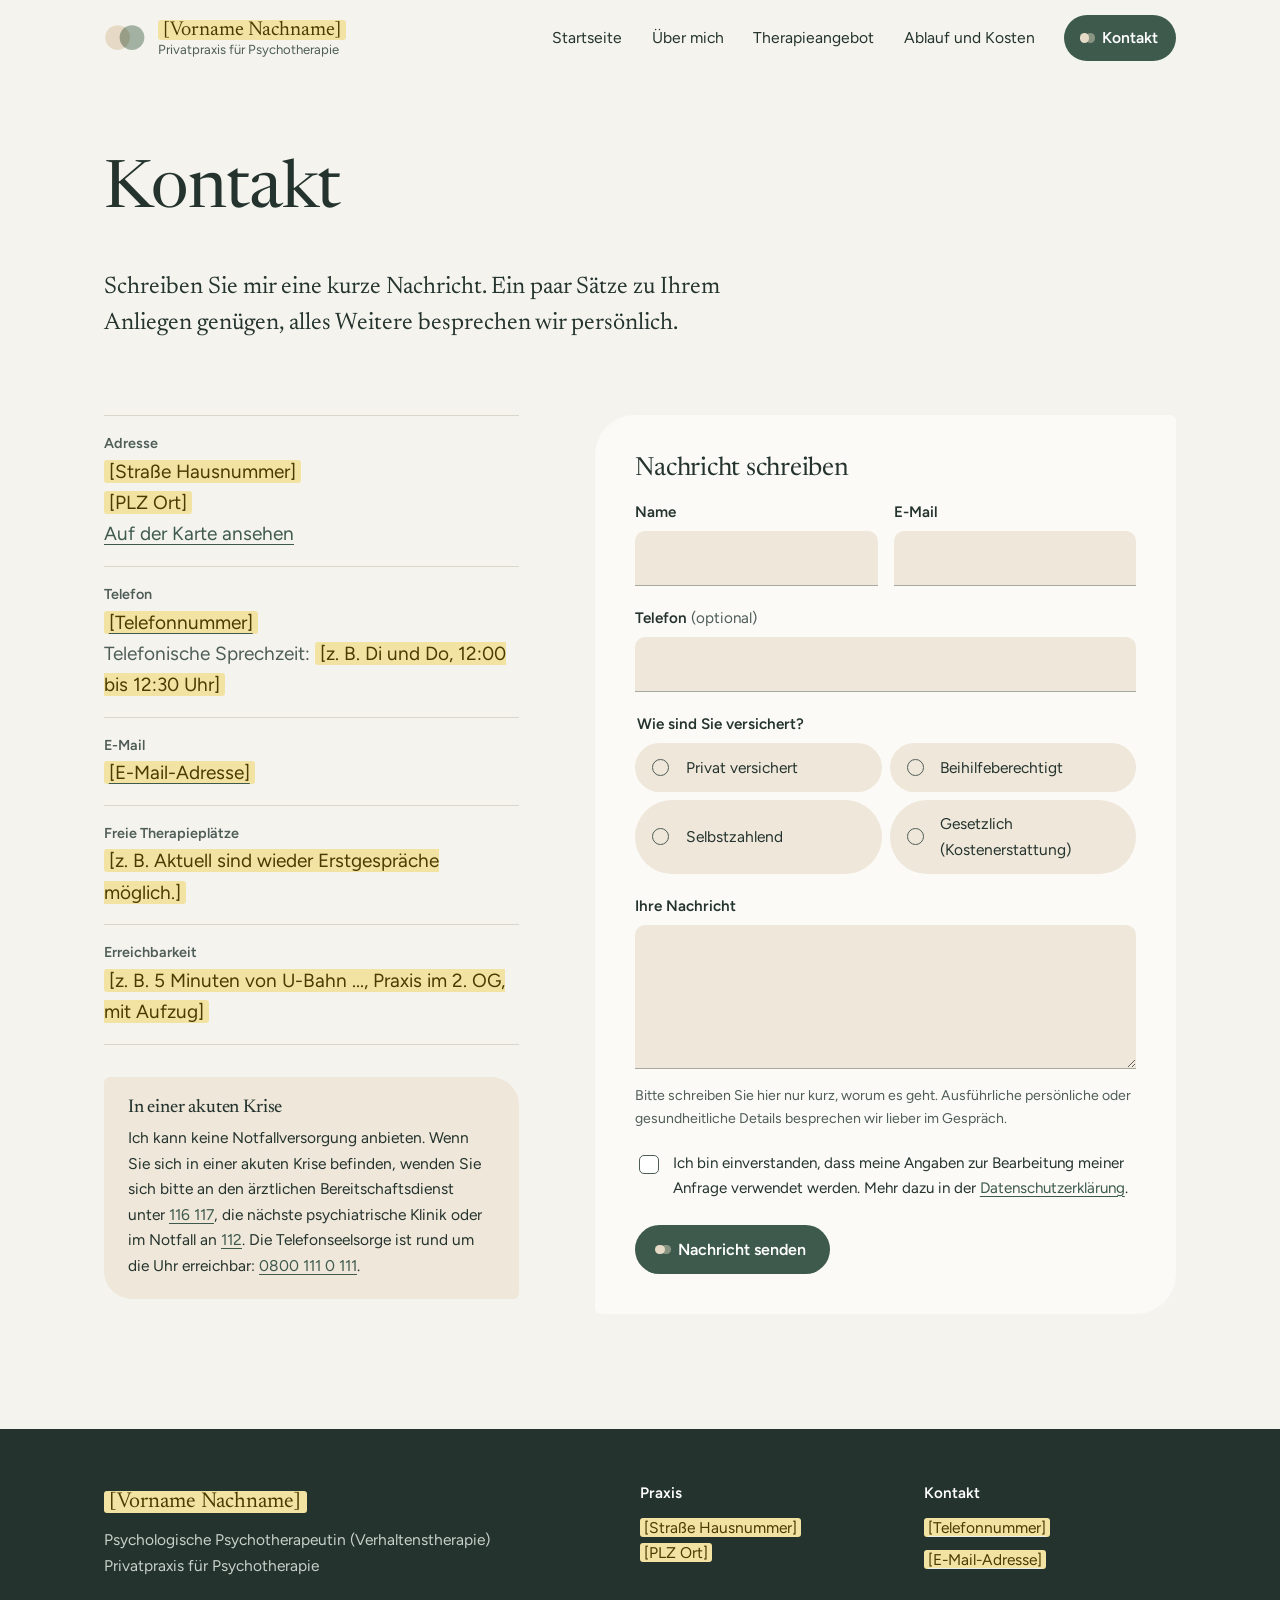
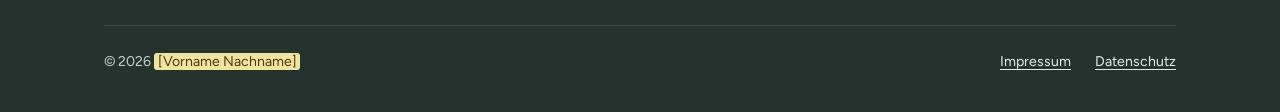
<file: kontakt.html>
<!doctype html>
<html lang="de">
<head>
  <meta charset="utf-8">
  <meta name="viewport" content="width=device-width, initial-scale=1">
  <title>Kontakt | Psychotherapie [Vorname Nachname]</title>
  <meta name="description" content="Kontakt zur Privatpraxis für Psychotherapie: Adresse, Telefon, E-Mail und Kontaktformular.">
  <meta name="theme-color" content="#f4f3ee">
  <!-- TESTPHASE: verhindert, dass Google die Testversion findet. Vor dem Livegang auf IONOS diese Zeile löschen. -->
  <meta name="robots" content="noindex, nofollow">
  <link rel="preload" href="assets/fonts/newsreader-var.woff2" as="font" type="font/woff2" crossorigin>
  <link rel="preload" href="assets/fonts/figtree-var.woff2" as="font" type="font/woff2" crossorigin>
  <link rel="icon" href="assets/img/favicon.svg" type="image/svg+xml">
  <link rel="stylesheet" href="assets/css/style.css">
</head>
<body>
  <a class="skip-link" href="#inhalt">Zum Inhalt springen</a>

  <header class="kopf">
    <div class="container kopf__inner">
      <a class="marke" href="index.html" aria-label="Startseite: Privatpraxis für Psychotherapie [Vorname Nachname]">
        <svg class="marke__zeichen" viewBox="0 0 52 34" aria-hidden="true" focusable="false">
          <circle cx="17" cy="17" r="15.5" fill="#e6dac6"/>
          <circle cx="35" cy="17" r="15.5" fill="#93a898" style="mix-blend-mode:multiply" opacity=".8"/>
        </svg>
        <span class="marke__text">
          <span class="marke__name"><span class="ph">[Vorname Nachname]</span></span>
          <span class="marke__zusatz">Privatpraxis für Psychotherapie</span>
        </span>
      </a>
      <button class="menu-knopf" type="button" aria-expanded="false" aria-controls="hauptnavigation">
        <span class="menu-knopf__linien" aria-hidden="true"></span>
        <span class="menu-knopf__text">Menü</span>
      </button>
      <nav class="nav" id="hauptnavigation" aria-label="Hauptnavigation">
        <ul>
          <li><a href="index.html">Startseite</a></li>
          <li><a href="ueber-mich.html">Über mich</a></li>
          <li><a href="therapieangebot.html">Therapieangebot</a></li>
          <li><a href="ablauf-kosten.html">Ablauf und Kosten</a></li>
          <li class="nav__cta"><a href="kontakt.html" aria-current="page">Kontakt</a></li>
        </ul>
      </nav>
    </div>
  </header>

  <main id="inhalt">

    <section class="seitenkopf">
      <div class="container">
        <h1>Kontakt</h1>
        <p class="lead">Schreiben Sie mir eine kurze Nachricht. Ein paar Sätze zu Ihrem Anliegen genügen, alles Weitere besprechen wir persönlich.</p>
      </div>
    </section>

    <section class="abschnitt" style="padding-top:0">
      <div class="container kontakt-raster">
        <div>
          <ul class="kontaktdaten">
            <li><strong>Adresse</strong><span class="ph">[Straße Hausnummer]</span><br><span class="ph">[PLZ Ort]</span><br><a href="https://www.openstreetmap.org/" rel="noopener">Auf der Karte ansehen</a></li>
            <li><strong>Telefon</strong><a href="tel:+49000000000"><span class="ph">[Telefonnummer]</span></a><br><span class="muted">Telefonische Sprechzeit: <span class="ph">[z. B. Di und Do, 12:00 bis 12:30 Uhr]</span></span></li>
            <li><strong>E-Mail</strong><a href="mailto:kontakt@example.de"><span class="ph">[E-Mail-Adresse]</span></a></li>
            <li><strong>Freie Therapieplätze</strong><span class="ph">[z. B. Aktuell sind wieder Erstgespräche möglich.]</span></li>
            <li><strong>Erreichbarkeit</strong><span class="ph">[z. B. 5 Minuten von U-Bahn ..., Praxis im 2. OG, mit Aufzug]</span></li>
          </ul>

          <div class="krise">
            <h3>In einer akuten Krise</h3>
            <p>Ich kann keine Notfallversorgung anbieten. Wenn Sie sich in einer akuten Krise befinden, wenden Sie sich bitte an den ärztlichen Bereitschaftsdienst unter <a href="tel:116117">116 117</a>, die nächste psychiatrische Klinik oder im Notfall an <a href="tel:112">112</a>. Die Telefonseelsorge ist rund um die Uhr erreichbar: <a href="tel:08001110111">0800 111 0 111</a>.</p>
          </div>
        </div>

        <div>
          <form class="formular" action="kontakt.php" method="post">
            <div class="meldung meldung--ok" id="meldung-ok" role="status" hidden>Vielen Dank, Ihre Nachricht wurde gesendet. Ich melde mich in den nächsten Werktagen bei Ihnen.</div>
            <div class="meldung meldung--fehler" id="meldung-fehler" role="alert" hidden>Ihre Nachricht konnte nicht gesendet werden. Bitte prüfen Sie Ihre Angaben oder schreiben Sie mir direkt eine E-Mail.</div>

            <h2 style="font-size:1.6rem">Nachricht schreiben</h2>

            <div class="felder-zwei">
              <div class="feld">
                <label for="name">Name</label>
                <input type="text" id="name" name="name" autocomplete="name" required>
              </div>
              <div class="feld">
                <label for="email">E-Mail</label>
                <input type="email" id="email" name="email" autocomplete="email" required>
              </div>
            </div>

            <div class="feld">
              <label for="telefon">Telefon <span class="optional">(optional)</span></label>
              <input type="tel" id="telefon" name="telefon" autocomplete="tel">
            </div>

            <fieldset class="feld">
              <legend>Wie sind Sie versichert?</legend>
              <div class="auswahl">
                <label><input type="radio" name="versicherung" value="Privat versichert" required> Privat versichert</label>
                <label><input type="radio" name="versicherung" value="Beihilfeberechtigt"> Beihilfeberechtigt</label>
                <label><input type="radio" name="versicherung" value="Selbstzahlend"> Selbstzahlend</label>
                <label><input type="radio" name="versicherung" value="Gesetzlich (Kostenerstattung)"> Gesetzlich (Kostenerstattung)</label>
              </div>
            </fieldset>

            <div class="feld">
              <label for="nachricht">Ihre Nachricht</label>
              <textarea id="nachricht" name="nachricht" required></textarea>
              <p class="feld-hilfe">Bitte schreiben Sie hier nur kurz, worum es geht. Ausführliche persönliche oder gesundheitliche Details besprechen wir lieber im Gespräch.</p>
            </div>

            <div class="honig" aria-hidden="true">
              <label for="website">Bitte leer lassen</label>
              <input type="text" id="website" name="website" tabindex="-1" autocomplete="off">
            </div>

            <label class="einwilligung">
              <input type="checkbox" name="einwilligung" value="ja" required>
              <span>Ich bin einverstanden, dass meine Angaben zur Bearbeitung meiner Anfrage verwendet werden. Mehr dazu in der <a href="datenschutz.html">Datenschutzerklärung</a>.</span>
            </label>

            <button class="btn" type="submit">Nachricht senden</button>
          </form>
        </div>
      </div>
    </section>
  </main>

  <footer class="fuss">
    <div class="container">
      <div class="fuss__raster">
        <div>
          <p class="fuss__name"><span class="ph">[Vorname Nachname]</span></p>
          <p>Psychologische Psychotherapeutin (Verhaltenstherapie)<br>Privatpraxis für Psychotherapie</p>
        </div>
        <div>
          <h2>Praxis</h2>
          <p><span class="ph">[Straße Hausnummer]</span><br><span class="ph">[PLZ Ort]</span></p>
        </div>
        <div>
          <h2>Kontakt</h2>
          <ul>
            <li><a href="tel:+49000000000"><span class="ph">[Telefonnummer]</span></a></li>
            <li><a href="mailto:kontakt@example.de"><span class="ph">[E-Mail-Adresse]</span></a></li>
          </ul>
        </div>
      </div>
      <div class="fuss__unten">
        <p>&copy; <span id="jahr">2026</span> <span class="ph">[Vorname Nachname]</span></p>
        <ul>
          <li><a href="impressum.html">Impressum</a></li>
          <li><a href="datenschutz.html">Datenschutz</a></li>
        </ul>
      </div>
    </div>
  </footer>

  <script src="assets/js/main.js" defer></script>
</body>
</html>
</file>
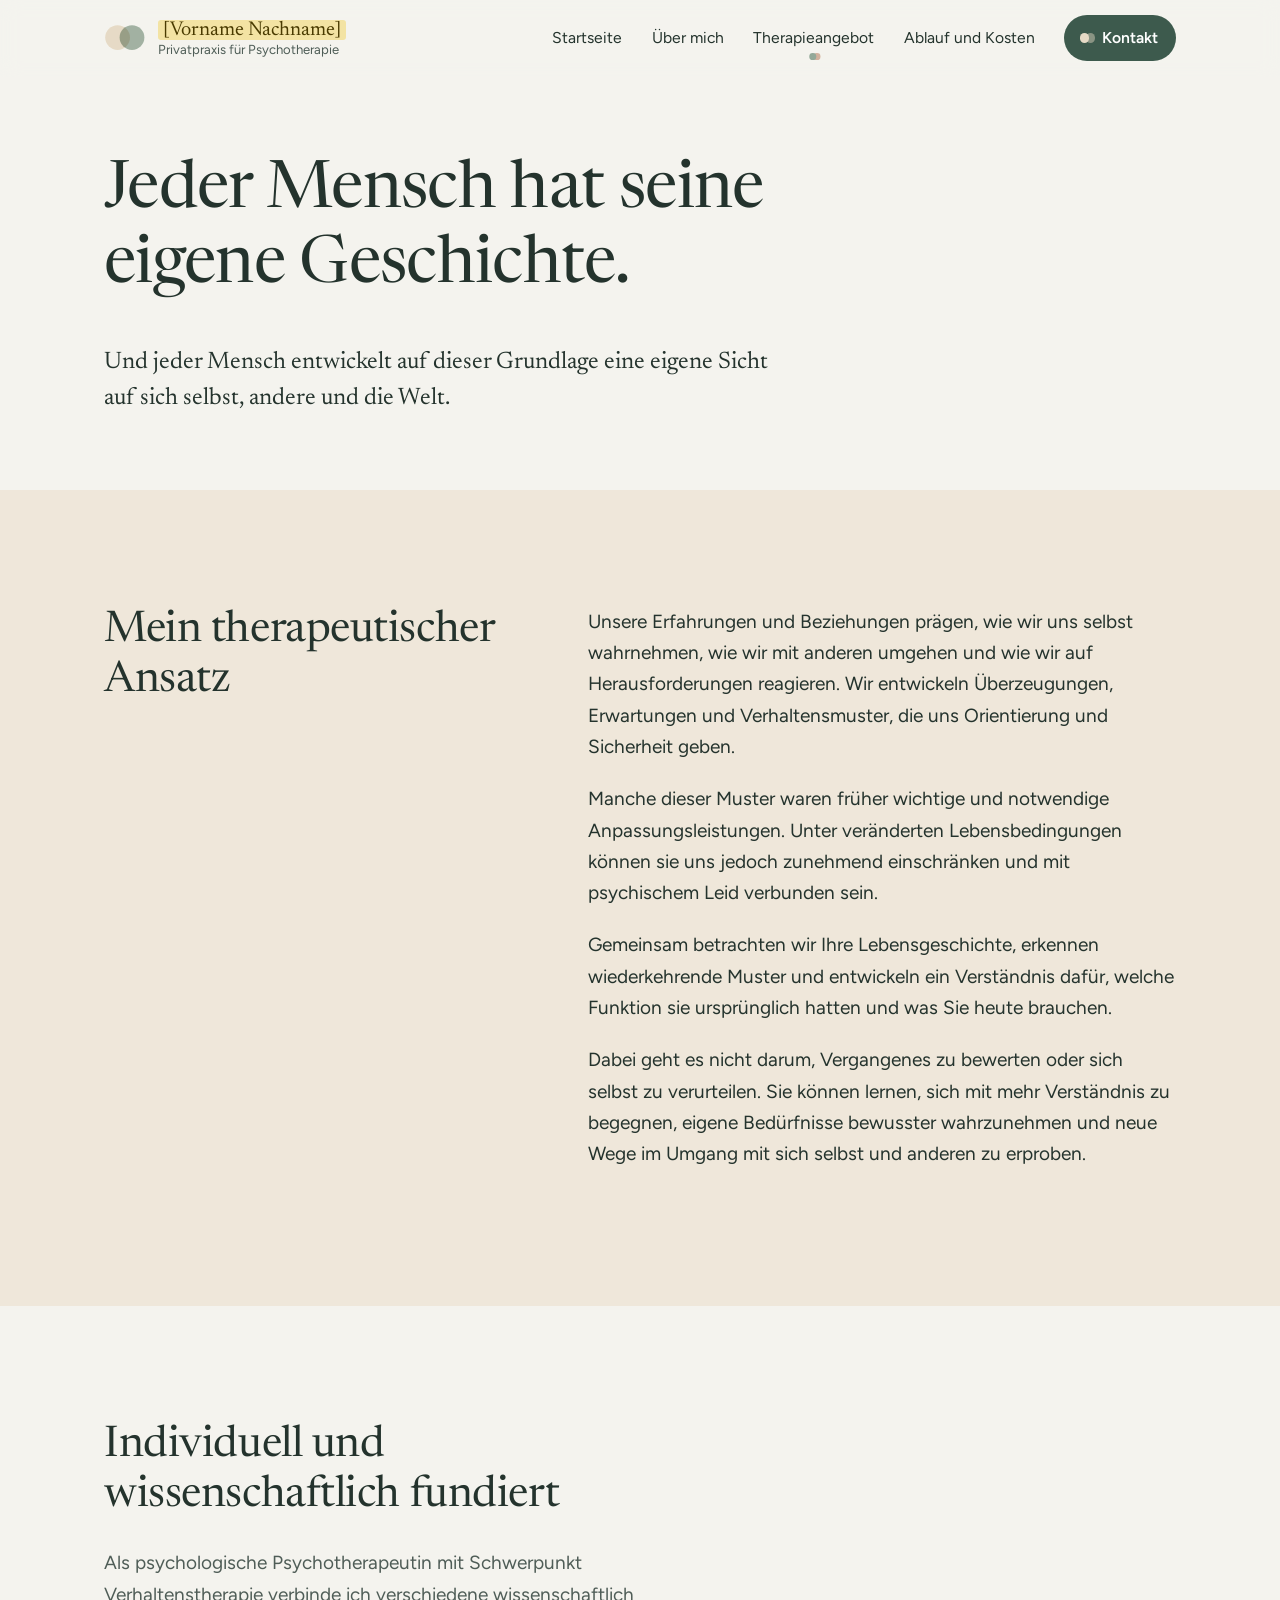
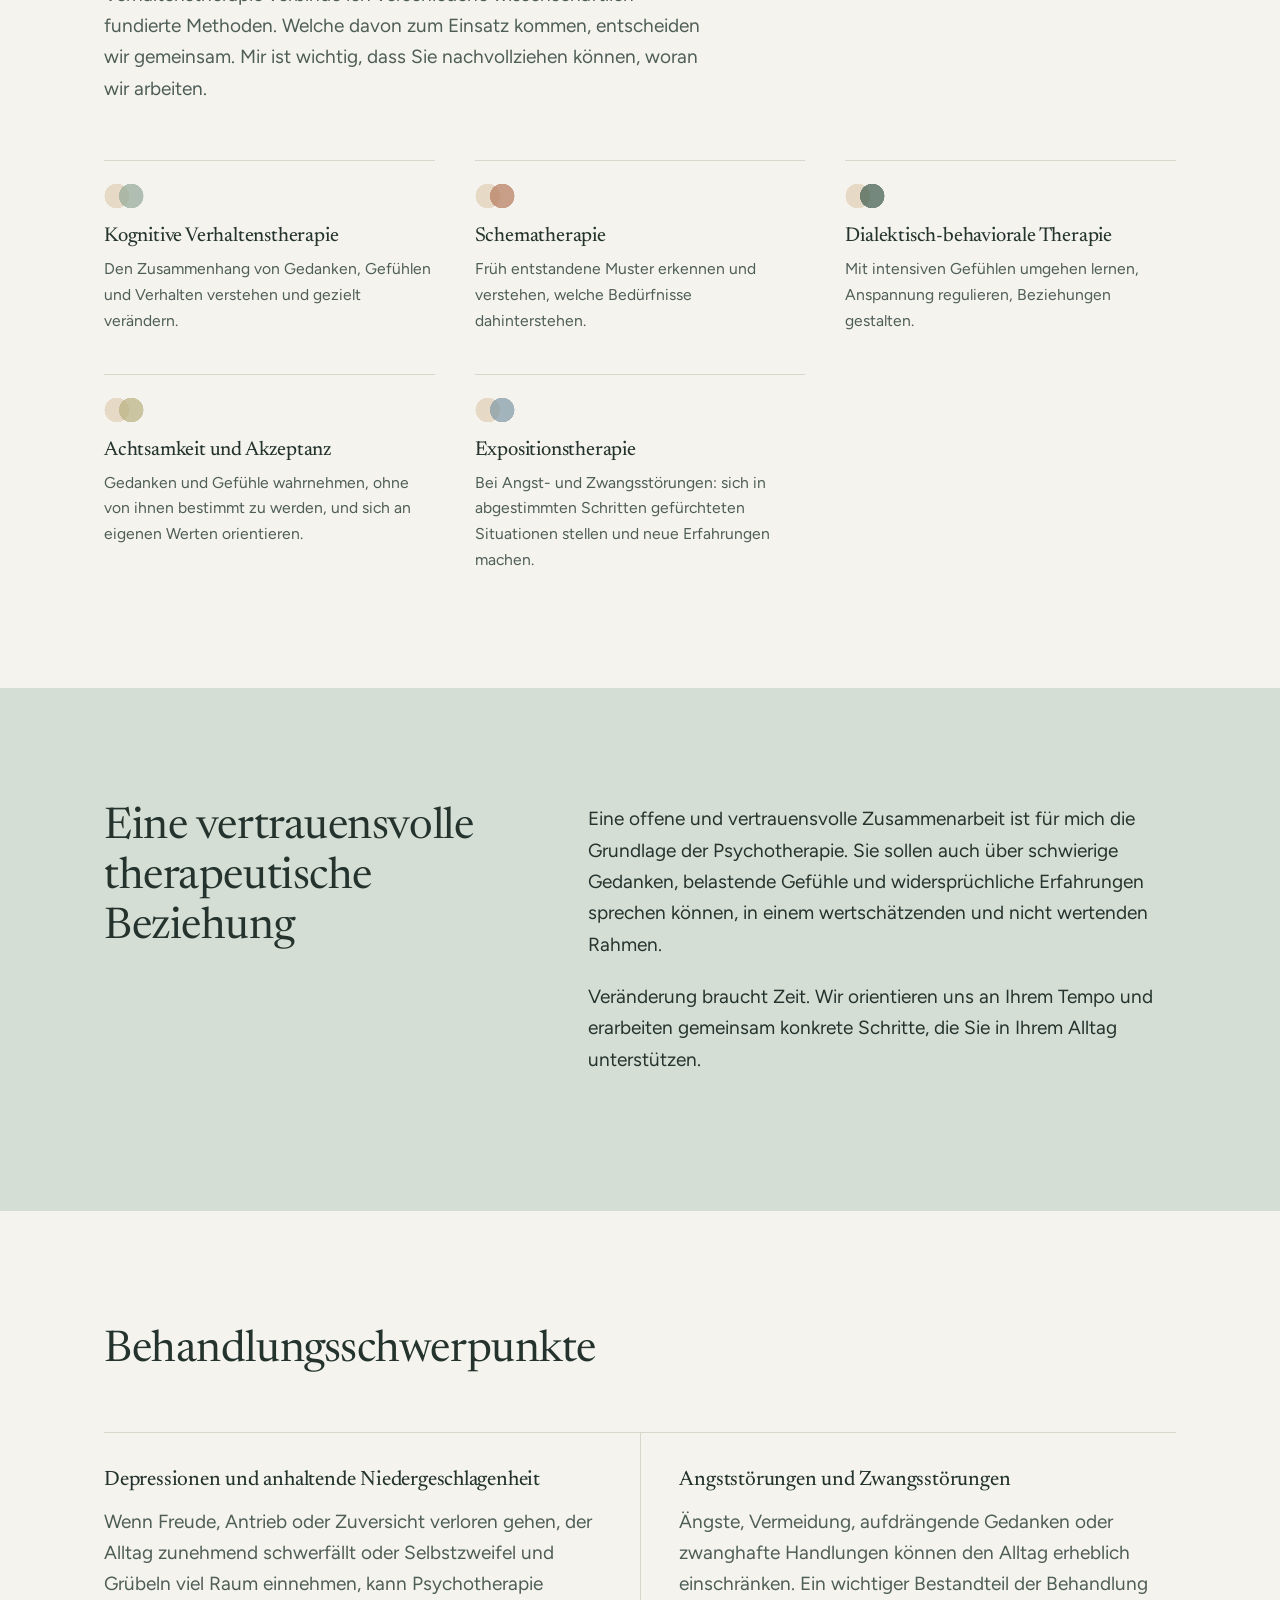
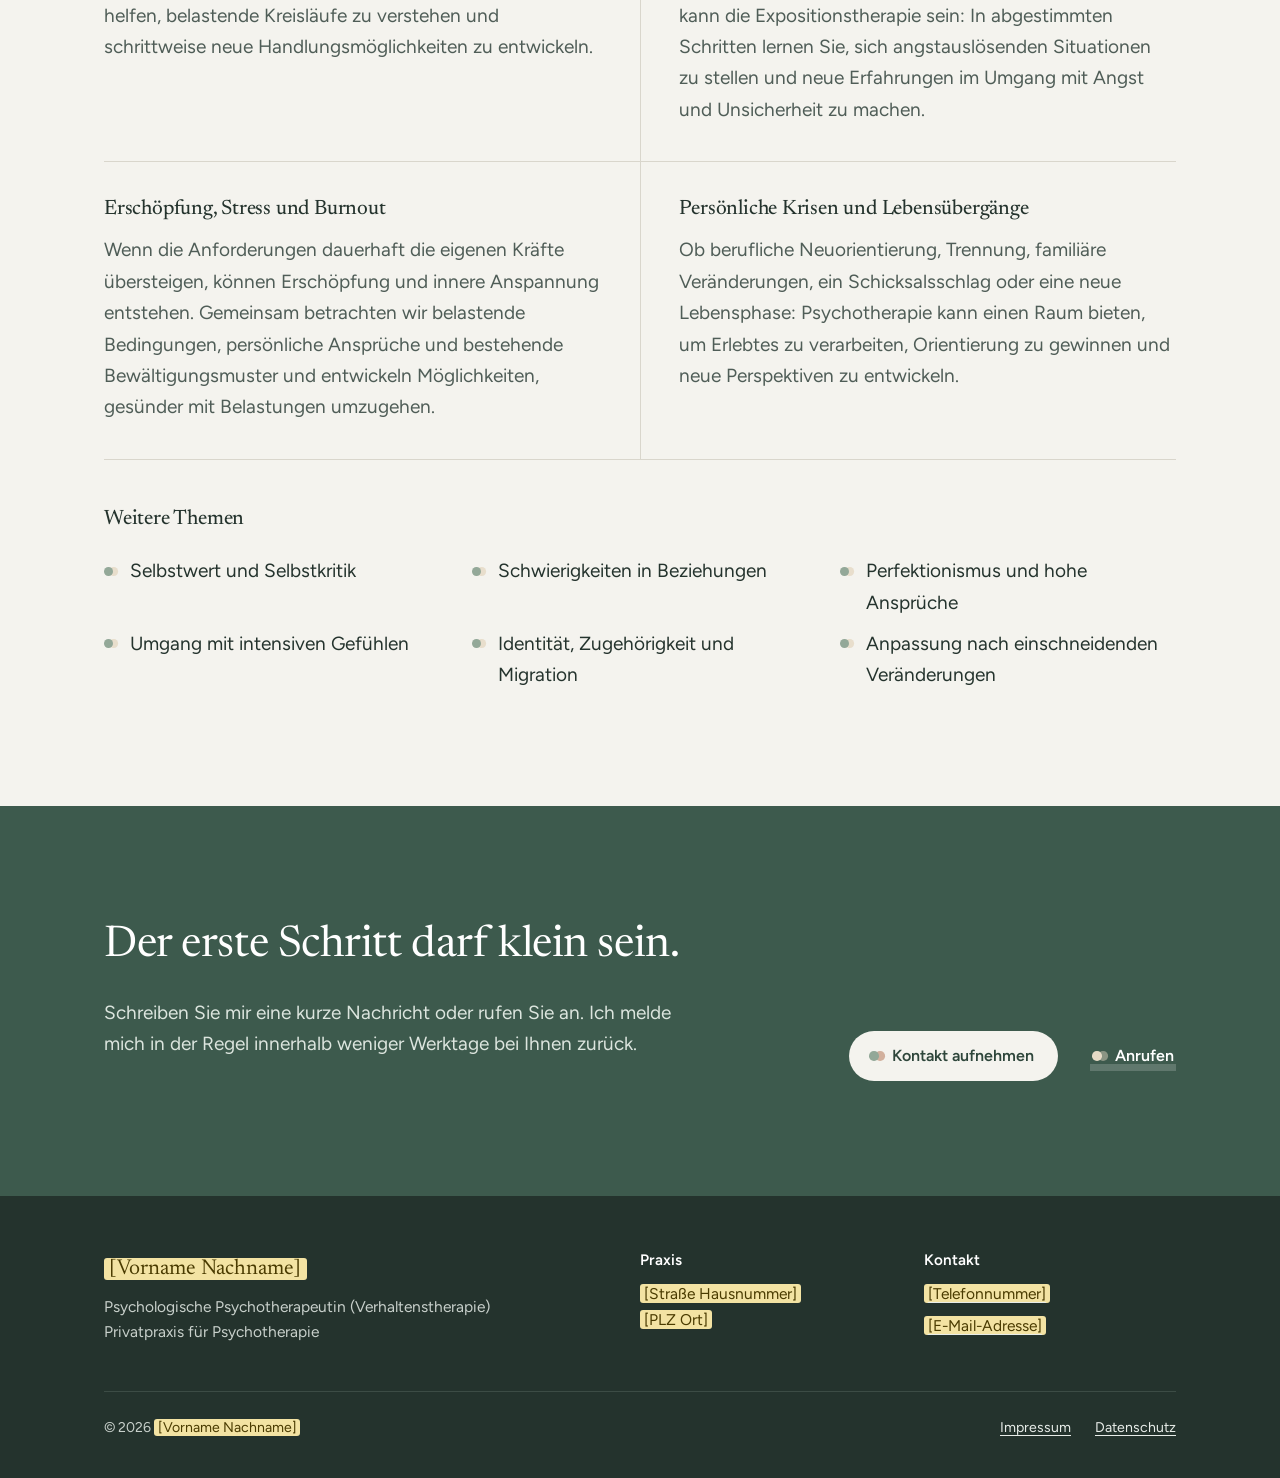
<file: therapieangebot.html>
<!doctype html>
<html lang="de">
<head>
  <meta charset="utf-8">
  <meta name="viewport" content="width=device-width, initial-scale=1">
  <title>Therapieangebot | Psychotherapie [Vorname Nachname]</title>
  <meta name="description" content="Individuelle Verhaltenstherapie mit Elementen aus Schematherapie, DBT, achtsamkeits- und akzeptanzbasierten Ansätzen sowie Expositionstherapie.">
  <meta name="theme-color" content="#f4f3ee">
  <!-- TESTPHASE: verhindert, dass Google die Testversion findet. Vor dem Livegang auf IONOS diese Zeile löschen. -->
  <meta name="robots" content="noindex, nofollow">
  <link rel="preload" href="assets/fonts/newsreader-var.woff2" as="font" type="font/woff2" crossorigin>
  <link rel="preload" href="assets/fonts/figtree-var.woff2" as="font" type="font/woff2" crossorigin>
  <link rel="icon" href="assets/img/favicon.svg" type="image/svg+xml">
  <link rel="stylesheet" href="assets/css/style.css">
</head>
<body>
  <a class="skip-link" href="#inhalt">Zum Inhalt springen</a>

  <header class="kopf">
    <div class="container kopf__inner">
      <a class="marke" href="index.html" aria-label="Startseite: Privatpraxis für Psychotherapie [Vorname Nachname]">
        <svg class="marke__zeichen" viewBox="0 0 52 34" aria-hidden="true" focusable="false">
          <circle cx="17" cy="17" r="15.5" fill="#e6dac6"/>
          <circle cx="35" cy="17" r="15.5" fill="#93a898" style="mix-blend-mode:multiply" opacity=".8"/>
        </svg>
        <span class="marke__text">
          <span class="marke__name"><span class="ph">[Vorname Nachname]</span></span>
          <span class="marke__zusatz">Privatpraxis für Psychotherapie</span>
        </span>
      </a>
      <button class="menu-knopf" type="button" aria-expanded="false" aria-controls="hauptnavigation">
        <span class="menu-knopf__linien" aria-hidden="true"></span>
        <span class="menu-knopf__text">Menü</span>
      </button>
      <nav class="nav" id="hauptnavigation" aria-label="Hauptnavigation">
        <ul>
          <li><a href="index.html">Startseite</a></li>
          <li><a href="ueber-mich.html">Über mich</a></li>
          <li><a href="therapieangebot.html" aria-current="page">Therapieangebot</a></li>
          <li><a href="ablauf-kosten.html">Ablauf und Kosten</a></li>
          <li class="nav__cta"><a href="kontakt.html">Kontakt</a></li>
        </ul>
      </nav>
    </div>
  </header>

  <main id="inhalt">

    <section class="seitenkopf">
      <div class="container">
        <h1>Jeder Mensch hat seine eigene Geschichte.</h1>
        <p class="lead">Und jeder Mensch entwickelt auf dieser Grundlage eine eigene Sicht auf sich selbst, andere und die Welt.</p>
      </div>
    </section>

    <section class="abschnitt abschnitt--sand" aria-labelledby="ansatz-titel">
      <div class="container spalten">
        <div><h2 id="ansatz-titel">Mein therapeutischer Ansatz</h2></div>
        <div>
          <p>Unsere Erfahrungen und Beziehungen prägen, wie wir uns selbst wahrnehmen, wie wir mit anderen umgehen und wie wir auf Herausforderungen reagieren. Wir entwickeln Überzeugungen, Erwartungen und Verhaltensmuster, die uns Orientierung und Sicherheit geben.</p>
          <p>Manche dieser Muster waren früher wichtige und notwendige Anpassungsleistungen. Unter veränderten Lebensbedingungen können sie uns jedoch zunehmend einschränken und mit psychischem Leid verbunden sein.</p>
          <p>Gemeinsam betrachten wir Ihre Lebensgeschichte, erkennen wiederkehrende Muster und entwickeln ein Verständnis dafür, welche Funktion sie ursprünglich hatten und was Sie heute brauchen.</p>
          <p>Dabei geht es nicht darum, Vergangenes zu bewerten oder sich selbst zu verurteilen. Sie können lernen, sich mit mehr Verständnis zu begegnen, eigene Bedürfnisse bewusster wahrzunehmen und neue Wege im Umgang mit sich selbst und anderen zu erproben.</p>
        </div>
      </div>
    </section>

    <section class="abschnitt" aria-labelledby="methoden-titel">
      <div class="container">
        <div class="abschnitt__kopf">
          <h2 id="methoden-titel">Individuell und wissenschaftlich fundiert</h2>
          <p>Als psychologische Psychotherapeutin mit Schwerpunkt Verhaltenstherapie verbinde ich verschiedene wissenschaftlich fundierte Methoden. Welche davon zum Einsatz kommen, entscheiden wir gemeinsam. Mir ist wichtig, dass Sie nachvollziehen können, woran wir arbeiten.</p>
        </div>
        <ul class="methoden">
          <li class="methode">
            <h3>Kognitive Verhaltenstherapie</h3>
            <p>Den Zusammenhang von Gedanken, Gefühlen und Verhalten verstehen und gezielt verändern.</p>
          </li>
          <li class="methode">
            <h3>Schematherapie</h3>
            <p>Früh entstandene Muster erkennen und verstehen, welche Bedürfnisse dahinterstehen.</p>
          </li>
          <li class="methode">
            <h3>Dialektisch-behaviorale Therapie</h3>
            <p>Mit intensiven Gefühlen umgehen lernen, Anspannung regulieren, Beziehungen gestalten.</p>
          </li>
          <li class="methode">
            <h3>Achtsamkeit und Akzeptanz</h3>
            <p>Gedanken und Gefühle wahrnehmen, ohne von ihnen bestimmt zu werden, und sich an eigenen Werten orientieren.</p>
          </li>
          <li class="methode">
            <h3>Expositionstherapie</h3>
            <p>Bei Angst- und Zwangsstörungen: sich in abgestimmten Schritten gefürchteten Situationen stellen und neue Erfahrungen machen.</p>
          </li>
        </ul>
      </div>
    </section>

    <section class="abschnitt abschnitt--salbei" aria-labelledby="beziehung-titel">
      <div class="container spalten">
        <div><h2 id="beziehung-titel">Eine vertrauensvolle therapeutische Beziehung</h2></div>
        <div>
          <p>Eine offene und vertrauensvolle Zusammenarbeit ist für mich die Grundlage der Psychotherapie. Sie sollen auch über schwierige Gedanken, belastende Gefühle und widersprüchliche Erfahrungen sprechen können, in einem wertschätzenden und nicht wertenden Rahmen.</p>
          <p>Veränderung braucht Zeit. Wir orientieren uns an Ihrem Tempo und erarbeiten gemeinsam konkrete Schritte, die Sie in Ihrem Alltag unterstützen.</p>
        </div>
      </div>
    </section>

    <section class="abschnitt" aria-labelledby="schwerpunkte-titel">
      <div class="container">
        <div class="abschnitt__kopf">
          <h2 id="schwerpunkte-titel">Behandlungsschwerpunkte</h2>
        </div>
        <div class="themen">
          <article class="thema" id="depression">
            <h3>Depressionen und anhaltende Niedergeschlagenheit</h3>
            <p>Wenn Freude, Antrieb oder Zuversicht verloren gehen, der Alltag zunehmend schwerfällt oder Selbstzweifel und Grübeln viel Raum einnehmen, kann Psychotherapie helfen, belastende Kreisläufe zu verstehen und schrittweise neue Handlungsmöglichkeiten zu entwickeln.</p>
          </article>
          <article class="thema" id="angst">
            <h3>Angststörungen und Zwangsstörungen</h3>
            <p>Ängste, Vermeidung, aufdrängende Gedanken oder zwanghafte Handlungen können den Alltag erheblich einschränken. Ein wichtiger Bestandteil der Behandlung kann die Expositionstherapie sein: In abgestimmten Schritten lernen Sie, sich angstauslösenden Situationen zu stellen und neue Erfahrungen im Umgang mit Angst und Unsicherheit zu machen.</p>
          </article>
          <article class="thema" id="burnout">
            <h3>Erschöpfung, Stress und Burnout</h3>
            <p>Wenn die Anforderungen dauerhaft die eigenen Kräfte übersteigen, können Erschöpfung und innere Anspannung entstehen. Gemeinsam betrachten wir belastende Bedingungen, persönliche Ansprüche und bestehende Bewältigungsmuster und entwickeln Möglichkeiten, gesünder mit Belastungen umzugehen.</p>
          </article>
          <article class="thema" id="krisen">
            <h3>Persönliche Krisen und Lebensübergänge</h3>
            <p>Ob berufliche Neuorientierung, Trennung, familiäre Veränderungen, ein Schicksalsschlag oder eine neue Lebensphase: Psychotherapie kann einen Raum bieten, um Erlebtes zu verarbeiten, Orientierung zu gewinnen und neue Perspektiven zu entwickeln.</p>
          </article>
        </div>
        <h3 style="margin-top:3rem">Weitere Themen</h3>
        <!-- Nur Themen stehen lassen, die Sie tatsächlich behandeln möchten -->
        <ul class="weitere-themen">
          <li>Selbstwert und Selbstkritik</li>
          <li>Schwierigkeiten in Beziehungen</li>
          <li>Perfektionismus und hohe Ansprüche</li>
          <li>Umgang mit intensiven Gefühlen</li>
          <li>Identität, Zugehörigkeit und Migration</li>
          <li>Anpassung nach einschneidenden Veränderungen</li>
        </ul>
      </div>
    </section>

    <section class="abschnitt kontaktband" aria-labelledby="kontaktband-titel">
      <div class="container kontaktband__inner">
        <div>
          <h2 id="kontaktband-titel">Der erste Schritt darf klein sein.</h2>
          <p>Schreiben Sie mir eine kurze Nachricht oder rufen Sie an. Ich melde mich in der Regel innerhalb weniger Werktage bei Ihnen zurück.</p>
        </div>
        <div class="btn-reihe">
          <a class="btn" href="kontakt.html">Kontakt aufnehmen</a>
          <a class="btn btn--ruhig" href="tel:+49000000000">Anrufen</a>
        </div>
      </div>
    </section>
  </main>

  <footer class="fuss">
    <div class="container">
      <div class="fuss__raster">
        <div>
          <p class="fuss__name"><span class="ph">[Vorname Nachname]</span></p>
          <p>Psychologische Psychotherapeutin (Verhaltenstherapie)<br>Privatpraxis für Psychotherapie</p>
        </div>
        <div>
          <h2>Praxis</h2>
          <p><span class="ph">[Straße Hausnummer]</span><br><span class="ph">[PLZ Ort]</span></p>
        </div>
        <div>
          <h2>Kontakt</h2>
          <ul>
            <li><a href="tel:+49000000000"><span class="ph">[Telefonnummer]</span></a></li>
            <li><a href="mailto:kontakt@example.de"><span class="ph">[E-Mail-Adresse]</span></a></li>
          </ul>
        </div>
      </div>
      <div class="fuss__unten">
        <p>&copy; <span id="jahr">2026</span> <span class="ph">[Vorname Nachname]</span></p>
        <ul>
          <li><a href="impressum.html">Impressum</a></li>
          <li><a href="datenschutz.html">Datenschutz</a></li>
        </ul>
      </div>
    </div>
  </footer>

  <script src="assets/js/main.js" defer></script>
</body>
</html>
</file>
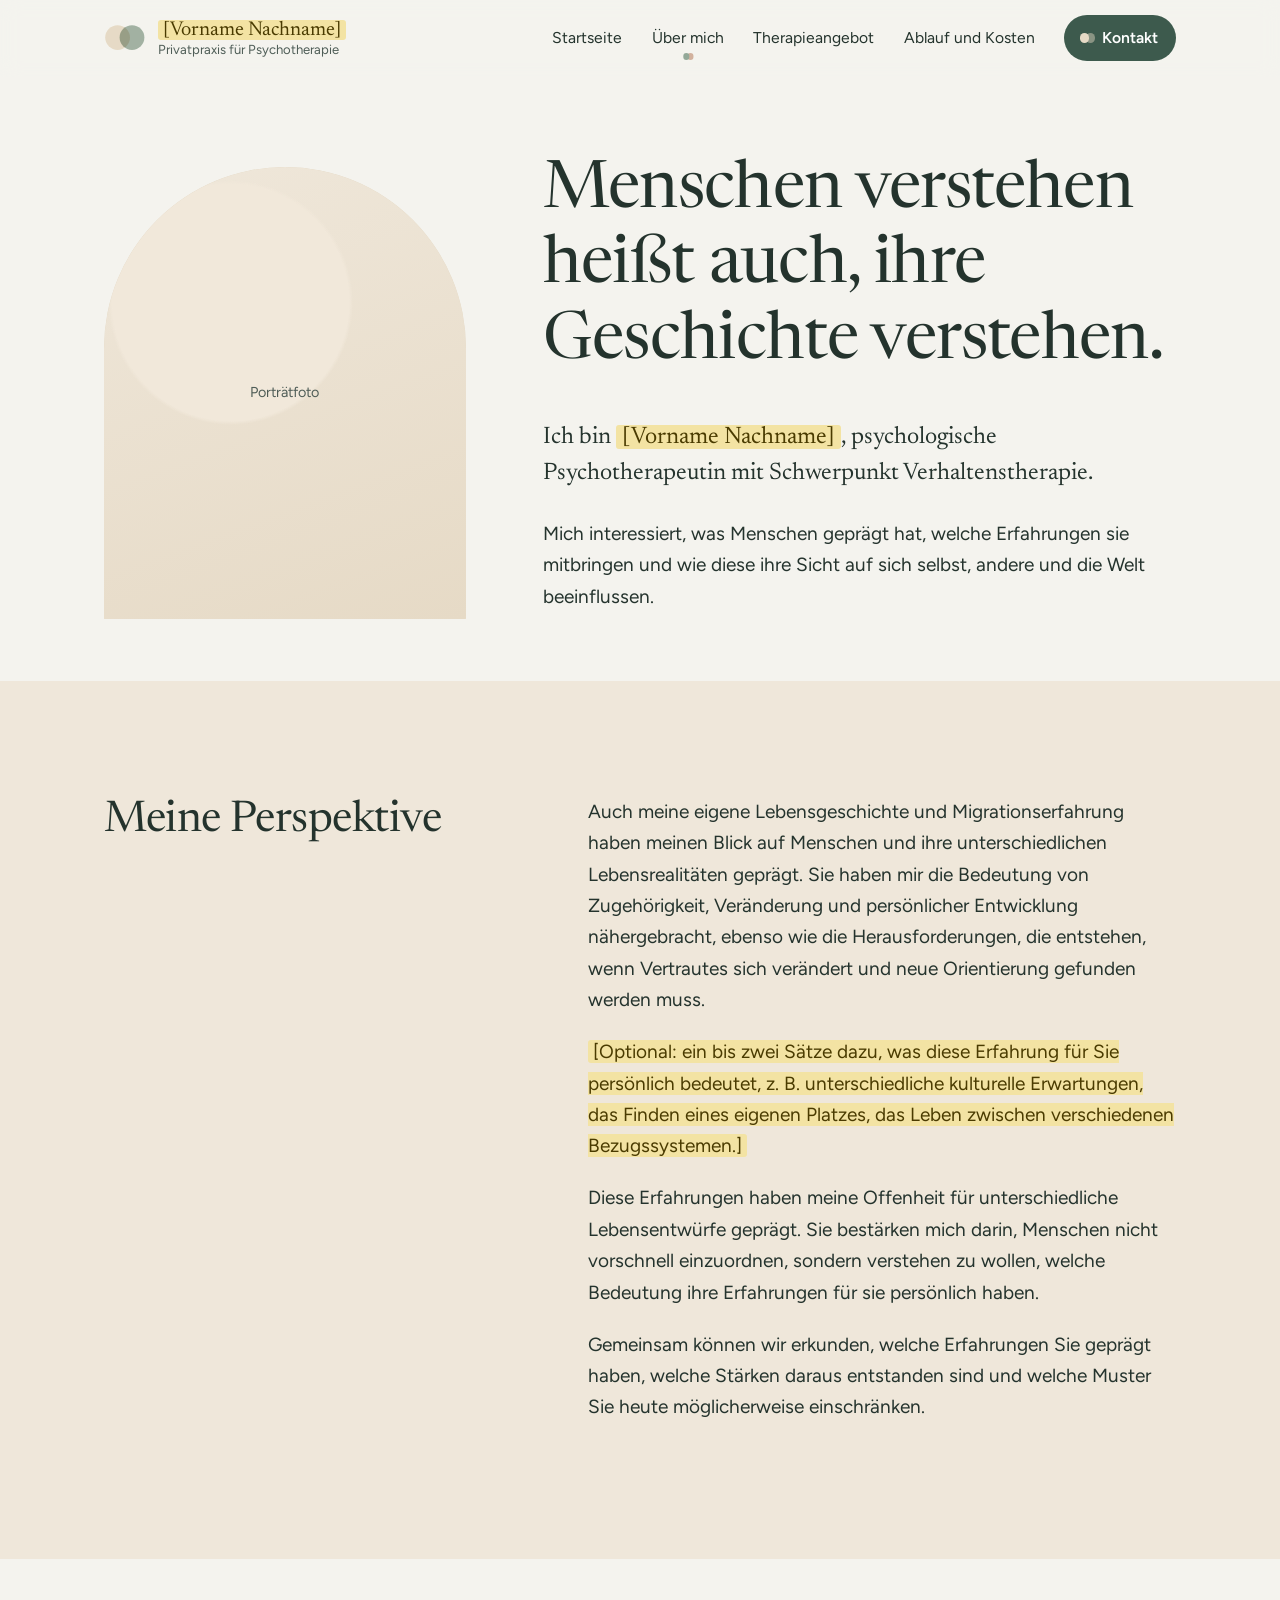
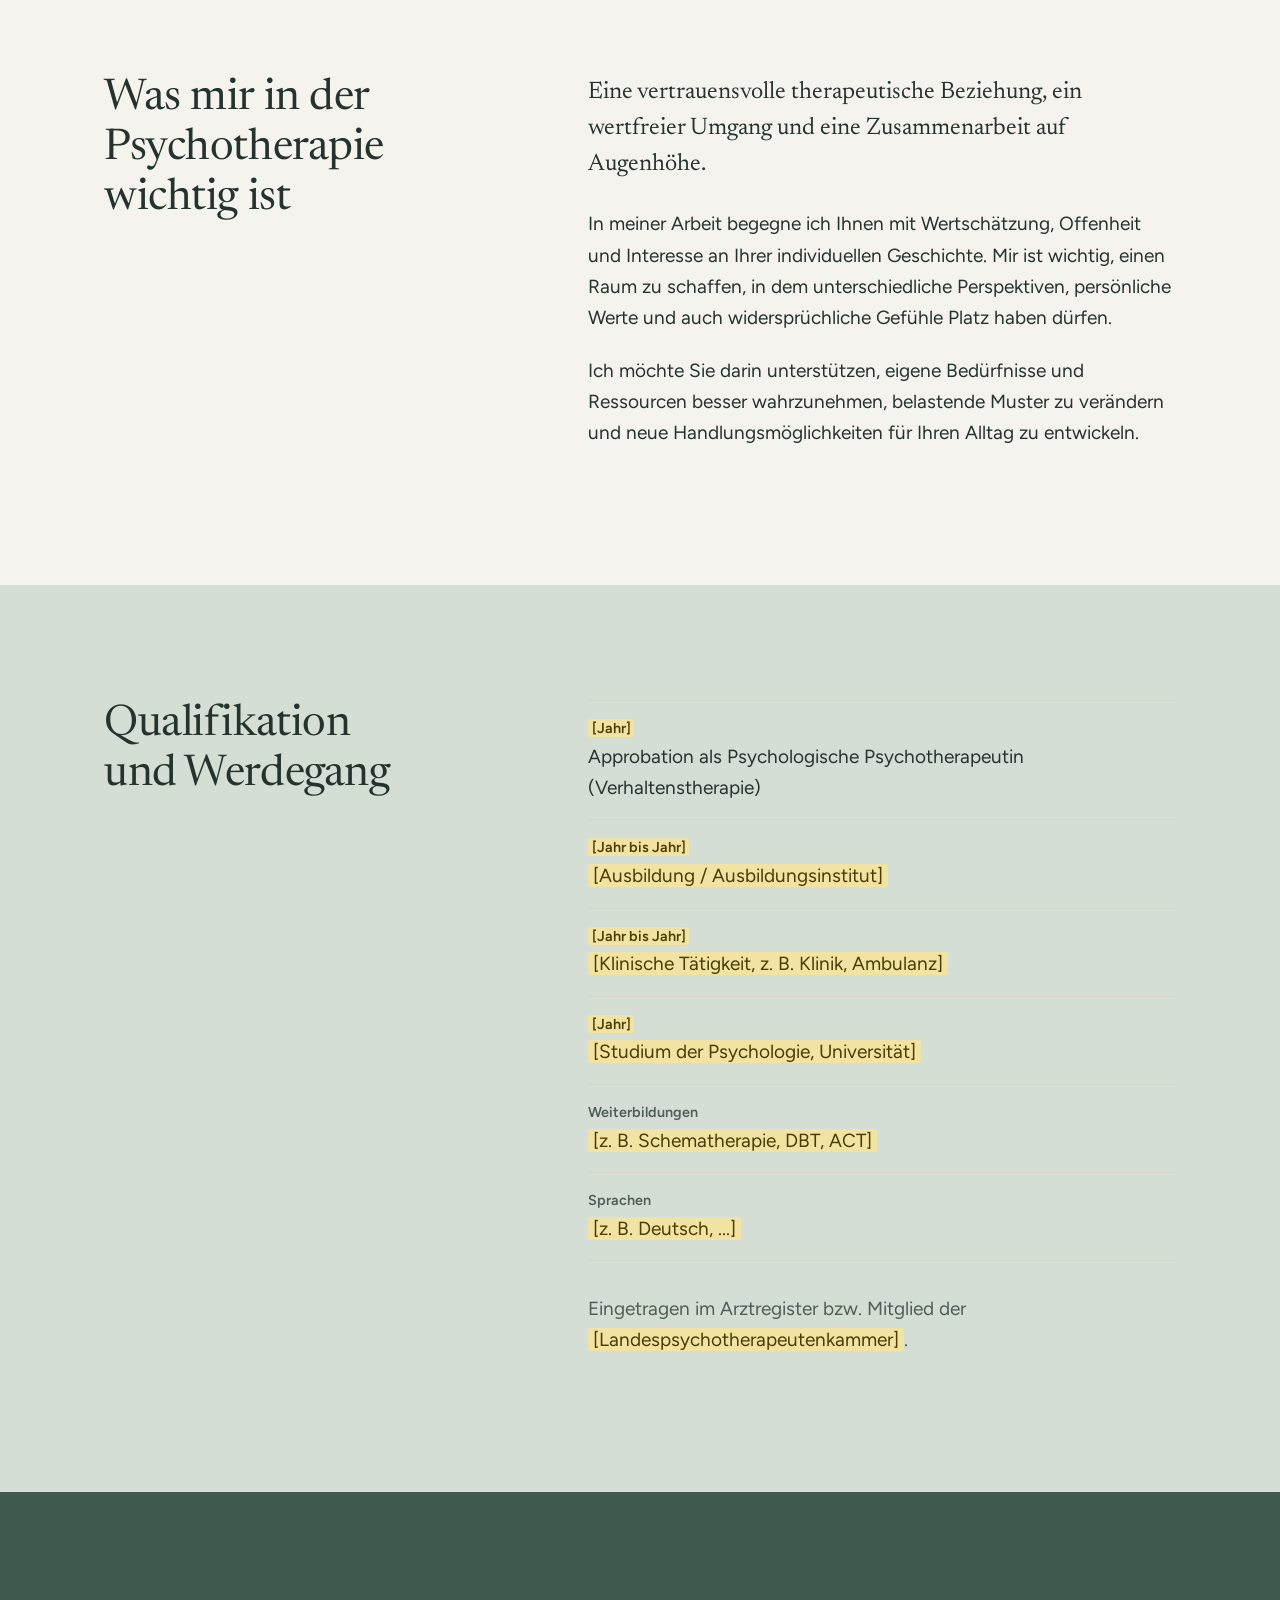
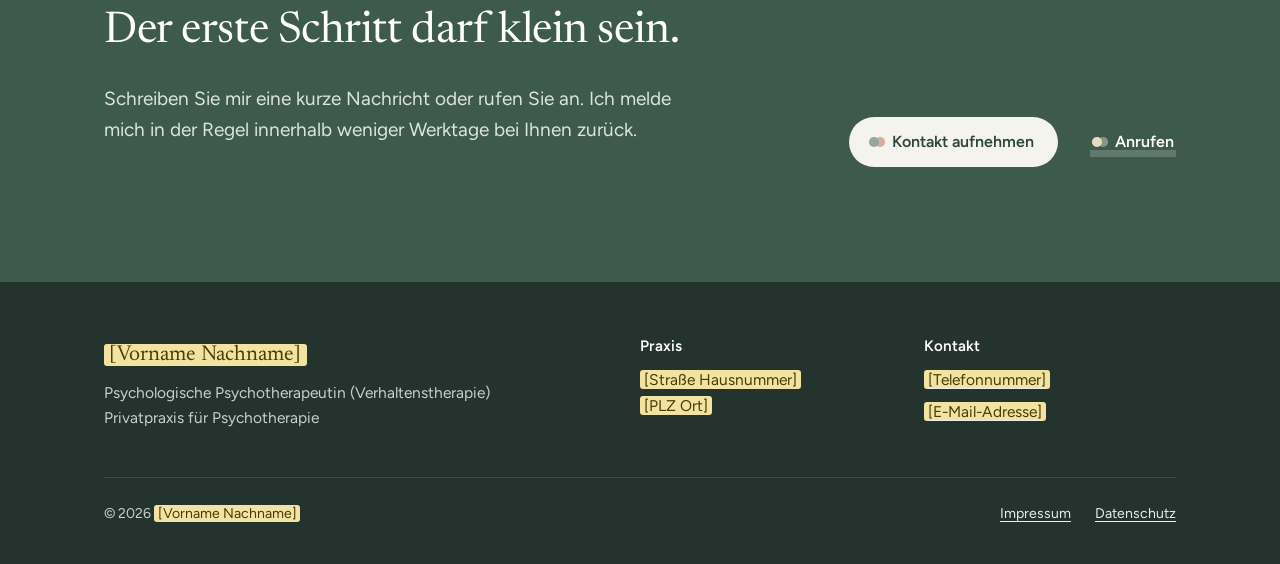
<file: ueber-mich.html>
<!doctype html>
<html lang="de">
<head>
  <meta charset="utf-8">
  <meta name="viewport" content="width=device-width, initial-scale=1">
  <title>Über mich | Psychotherapie [Vorname Nachname]</title>
  <meta name="description" content="Psychologische Psychotherapeutin mit Schwerpunkt Verhaltenstherapie. Meine Haltung, mein Werdegang und meine Perspektive.">
  <meta name="theme-color" content="#f4f3ee">
  <!-- TESTPHASE: verhindert, dass Google die Testversion findet. Vor dem Livegang auf IONOS diese Zeile löschen. -->
  <meta name="robots" content="noindex, nofollow">
  <link rel="preload" href="assets/fonts/newsreader-var.woff2" as="font" type="font/woff2" crossorigin>
  <link rel="preload" href="assets/fonts/figtree-var.woff2" as="font" type="font/woff2" crossorigin>
  <link rel="icon" href="assets/img/favicon.svg" type="image/svg+xml">
  <link rel="stylesheet" href="assets/css/style.css">
</head>
<body>
  <a class="skip-link" href="#inhalt">Zum Inhalt springen</a>

  <header class="kopf">
    <div class="container kopf__inner">
      <a class="marke" href="index.html" aria-label="Startseite: Privatpraxis für Psychotherapie [Vorname Nachname]">
        <svg class="marke__zeichen" viewBox="0 0 52 34" aria-hidden="true" focusable="false">
          <circle cx="17" cy="17" r="15.5" fill="#e6dac6"/>
          <circle cx="35" cy="17" r="15.5" fill="#93a898" style="mix-blend-mode:multiply" opacity=".8"/>
        </svg>
        <span class="marke__text">
          <span class="marke__name"><span class="ph">[Vorname Nachname]</span></span>
          <span class="marke__zusatz">Privatpraxis für Psychotherapie</span>
        </span>
      </a>
      <button class="menu-knopf" type="button" aria-expanded="false" aria-controls="hauptnavigation">
        <span class="menu-knopf__linien" aria-hidden="true"></span>
        <span class="menu-knopf__text">Menü</span>
      </button>
      <nav class="nav" id="hauptnavigation" aria-label="Hauptnavigation">
        <ul>
          <li><a href="index.html">Startseite</a></li>
          <li><a href="ueber-mich.html" aria-current="page">Über mich</a></li>
          <li><a href="therapieangebot.html">Therapieangebot</a></li>
          <li><a href="ablauf-kosten.html">Ablauf und Kosten</a></li>
          <li class="nav__cta"><a href="kontakt.html">Kontakt</a></li>
        </ul>
      </nav>
    </div>
  </header>

  <main id="inhalt">

    <section class="seitenkopf">
      <div class="container portrait-reihe">
        <div class="portrait">
          <!-- FOTO: ersetzen durch <img src="assets/img/portrait.jpg" alt="..." width="800" height="800"> -->
            <div class="linse__platzhalter">Porträtfoto</div>
        </div>
        <div>
          <h1>Menschen verstehen heißt auch, ihre Geschichte verstehen.</h1>
          <p class="lead">Ich bin <span class="ph">[Vorname Nachname]</span>, psychologische Psychotherapeutin mit Schwerpunkt Verhaltenstherapie.</p>
          <p>Mich interessiert, was Menschen geprägt hat, welche Erfahrungen sie mitbringen und wie diese ihre Sicht auf sich selbst, andere und die Welt beeinflussen.</p>
        </div>
      </div>
    </section>

    <section class="abschnitt abschnitt--sand" aria-labelledby="perspektive-titel">
      <div class="container spalten">
        <div><h2 id="perspektive-titel">Meine Perspektive</h2></div>
        <div>
          <p>Auch meine eigene Lebensgeschichte und Migrationserfahrung haben meinen Blick auf Menschen und ihre unterschiedlichen Lebensrealitäten geprägt. Sie haben mir die Bedeutung von Zugehörigkeit, Veränderung und persönlicher Entwicklung nähergebracht, ebenso wie die Herausforderungen, die entstehen, wenn Vertrautes sich verändert und neue Orientierung gefunden werden muss.</p>
          <p><span class="ph">[Optional: ein bis zwei Sätze dazu, was diese Erfahrung für Sie persönlich bedeutet, z. B. unterschiedliche kulturelle Erwartungen, das Finden eines eigenen Platzes, das Leben zwischen verschiedenen Bezugssystemen.]</span></p>
          <p>Diese Erfahrungen haben meine Offenheit für unterschiedliche Lebensentwürfe geprägt. Sie bestärken mich darin, Menschen nicht vorschnell einzuordnen, sondern verstehen zu wollen, welche Bedeutung ihre Erfahrungen für sie persönlich haben.</p>
          <p>Gemeinsam können wir erkunden, welche Erfahrungen Sie geprägt haben, welche Stärken daraus entstanden sind und welche Muster Sie heute möglicherweise einschränken.</p>
        </div>
      </div>
    </section>

    <section class="abschnitt" aria-labelledby="haltung-titel">
      <div class="container spalten">
        <div><h2 id="haltung-titel">Was mir in der Psychotherapie wichtig ist</h2></div>
        <div>
          <p class="lead">Eine vertrauensvolle therapeutische Beziehung, ein wertfreier Umgang und eine Zusammenarbeit auf Augenhöhe.</p>
          <p>In meiner Arbeit begegne ich Ihnen mit Wertschätzung, Offenheit und Interesse an Ihrer individuellen Geschichte. Mir ist wichtig, einen Raum zu schaffen, in dem unterschiedliche Perspektiven, persönliche Werte und auch widersprüchliche Gefühle Platz haben dürfen.</p>
          <p>Ich möchte Sie darin unterstützen, eigene Bedürfnisse und Ressourcen besser wahrzunehmen, belastende Muster zu verändern und neue Handlungsmöglichkeiten für Ihren Alltag zu entwickeln.</p>
        </div>
      </div>
    </section>

    <section class="abschnitt abschnitt--salbei" aria-labelledby="werdegang-titel">
      <div class="container spalten">
        <div><h2 id="werdegang-titel">Qualifikation und Werdegang</h2></div>
        <div>
          <ul class="kontaktdaten">
            <li><strong><span class="ph">[Jahr]</span></strong>Approbation als Psychologische Psychotherapeutin (Verhaltenstherapie)</li>
            <li><strong><span class="ph">[Jahr bis Jahr]</span></strong><span class="ph">[Ausbildung / Ausbildungsinstitut]</span></li>
            <li><strong><span class="ph">[Jahr bis Jahr]</span></strong><span class="ph">[Klinische Tätigkeit, z. B. Klinik, Ambulanz]</span></li>
            <li><strong><span class="ph">[Jahr]</span></strong><span class="ph">[Studium der Psychologie, Universität]</span></li>
            <li><strong>Weiterbildungen</strong><span class="ph">[z. B. Schematherapie, DBT, ACT]</span></li>
            <li><strong>Sprachen</strong><span class="ph">[z. B. Deutsch, ...]</span></li>
          </ul>
          <p class="muted">Eingetragen im Arztregister bzw. Mitglied der <span class="ph">[Landespsychotherapeutenkammer]</span>.</p>
        </div>
      </div>
    </section>

    <section class="abschnitt kontaktband" aria-labelledby="kontaktband-titel">
      <div class="container kontaktband__inner">
        <div>
          <h2 id="kontaktband-titel">Der erste Schritt darf klein sein.</h2>
          <p>Schreiben Sie mir eine kurze Nachricht oder rufen Sie an. Ich melde mich in der Regel innerhalb weniger Werktage bei Ihnen zurück.</p>
        </div>
        <div class="btn-reihe">
          <a class="btn" href="kontakt.html">Kontakt aufnehmen</a>
          <a class="btn btn--ruhig" href="tel:+49000000000">Anrufen</a>
        </div>
      </div>
    </section>
  </main>

  <footer class="fuss">
    <div class="container">
      <div class="fuss__raster">
        <div>
          <p class="fuss__name"><span class="ph">[Vorname Nachname]</span></p>
          <p>Psychologische Psychotherapeutin (Verhaltenstherapie)<br>Privatpraxis für Psychotherapie</p>
        </div>
        <div>
          <h2>Praxis</h2>
          <p><span class="ph">[Straße Hausnummer]</span><br><span class="ph">[PLZ Ort]</span></p>
        </div>
        <div>
          <h2>Kontakt</h2>
          <ul>
            <li><a href="tel:+49000000000"><span class="ph">[Telefonnummer]</span></a></li>
            <li><a href="mailto:kontakt@example.de"><span class="ph">[E-Mail-Adresse]</span></a></li>
          </ul>
        </div>
      </div>
      <div class="fuss__unten">
        <p>&copy; <span id="jahr">2026</span> <span class="ph">[Vorname Nachname]</span></p>
        <ul>
          <li><a href="impressum.html">Impressum</a></li>
          <li><a href="datenschutz.html">Datenschutz</a></li>
        </ul>
      </div>
    </div>
  </footer>

  <script src="assets/js/main.js" defer></script>
</body>
</html>
</file>
<file: assets/css/style.css>
/* ==========================================================================
   Praxis-Webseite – Stylesheet
   Farben und Schriften zentral über die Variablen in :root anpassen.
   ========================================================================== */

/* ---------- Schriften (lokal gehostet, DSGVO-freundlich) ---------- */
@font-face {
  font-family: "Newsreader";
  src: url("../fonts/newsreader-var.woff2") format("woff2");
  font-weight: 200 800;
  font-style: normal;
  font-display: swap;
}
@font-face {
  font-family: "Newsreader";
  src: url("../fonts/newsreader-var-italic.woff2") format("woff2");
  font-weight: 200 800;
  font-style: italic;
  font-display: swap;
}
@font-face {
  font-family: "Figtree";
  src: url("../fonts/figtree-var.woff2") format("woff2");
  font-weight: 300 900;
  font-style: normal;
  font-display: swap;
}

/* ---------- Gestaltungs-Variablen ---------- */
:root {
  /* Farben */
  --kalk: #f4f3ee;        /* Seitenhintergrund, warmes Weiß mit leichtem Grünstich */
  --papier: #fbfaf6;      /* helle Flächen */
  --sand: #e6dac6;        /* warme Fläche */
  --sand-hell: #efe7da;
  --salbei: #93a898;      /* gedecktes Salbeigrün */
  --salbei-hell: #d5ded5;
  --moos: #3d5a4d;        /* Buttons, Links */
  --moos-dunkel: #2e463b;
  --tinte: #24332d;       /* Fließtext */
  --tinte-weich: #4f5d57; /* Nebentext */
  --ton: #b67a5c;         /* zurückhaltendes Terrakotta, nur sparsam */
  --linie: #d9d6cc;

  /* Schrift */
  --serif: "Newsreader", "Iowan Old Style", Georgia, serif;
  --sans: "Figtree", system-ui, -apple-system, "Segoe UI", sans-serif;

  /* Maße */
  --breite: 72rem;
  --text-breite: 38rem;
  --gutter: clamp(1rem, 4vw, 2.5rem);
  --abstand: clamp(4rem, 9vw, 7.5rem);
  --radius: 6px;
}

/* ---------- Grundlagen ---------- */
*,
*::before,
*::after { box-sizing: border-box; }

html {
  -webkit-text-size-adjust: 100%;
  scroll-behavior: smooth;
}

body {
  margin: 0;
  background: var(--kalk);
  color: var(--tinte);
  font-family: var(--sans);
  font-size: clamp(1.0625rem, 0.4vw + 1rem, 1.1875rem);
  line-height: 1.65;
  text-rendering: optimizeLegibility;
}

img { max-width: 100%; height: auto; display: block; }

a { color: var(--moos); text-underline-offset: 0.2em; text-decoration-thickness: 1px; }
a:hover { color: var(--moos-dunkel); text-decoration-thickness: 2px; }

:focus-visible {
  outline: 2px solid var(--moos);
  outline-offset: 3px;
  border-radius: 2px;
}

h1, h2, h3 {
  font-family: var(--serif);
  font-weight: 400;
  line-height: 1.15;
  letter-spacing: -0.01em;
  margin: 0 0 0.6em;
  color: var(--tinte);
  text-wrap: balance;
}
h1 { font-size: clamp(2.4rem, 5.2vw, 4.1rem); font-variation-settings: "opsz" 72; }
h2 { font-size: clamp(1.9rem, 3.4vw, 2.75rem); font-variation-settings: "opsz" 48; }
h3 { font-size: clamp(1.3rem, 1.6vw, 1.55rem); font-variation-settings: "opsz" 24; font-weight: 450; }

p { margin: 0 0 1.1em; max-width: var(--text-breite); }

.skip-link {
  position: absolute;
  left: 1rem;
  top: -4rem;
  background: var(--moos);
  color: #fff;
  padding: 0.6rem 1rem;
  z-index: 100;
  border-radius: var(--radius);
}
.skip-link:focus { top: 1rem; }

.container {
  width: 100%;
  max-width: var(--breite);
  margin-inline: auto;
  padding-inline: var(--gutter);
}

.lead {
  font-family: var(--serif);
  font-size: clamp(1.2rem, 1.3vw + 0.9rem, 1.5rem);
  line-height: 1.5;
  color: var(--tinte);
  font-variation-settings: "opsz" 20;
}

.muted { color: var(--tinte-weich); }

/* Platzhalter für eigene Inhalte – im Browser gut sichtbar */
.ph {
  background: #f3e3a3;
  color: #4a3b00;
  padding: 0 0.25em;
  border-radius: 3px;
  font-style: normal;
}

/* ---------- Linsen-Zeichen (zwei überlappende Kreise) ----------
   Wiederkehrendes Detail: in Buttons, Navigation, Listen und Formular.
   Beim Darüberfahren schieben sich die Kreise zusammen: "scharf stellen". */
.btn::before,
.nav__cta a::before {
  content: "";
  flex: none;
  width: 0.6em;
  height: 0.6em;
  border-radius: 50%;
  background: var(--linse-a, var(--sand));
  box-shadow: 0.38em 0 0 0 var(--linse-b, color-mix(in srgb, var(--sand) 45%, transparent));
  margin-right: 0.8em;
  transition: box-shadow 0.35s cubic-bezier(.3, .7, .3, 1);
}
.btn:hover::before,
.btn:focus-visible::before,
.nav__cta a:hover::before { box-shadow: 0 0 0 0 var(--linse-b, color-mix(in srgb, var(--sand) 45%, transparent)); }

/* ---------- Buttons ---------- */
.btn {
  display: inline-flex;
  align-items: center;
  font-family: var(--sans);
  font-size: 1rem;
  font-weight: 600;
  line-height: 1.2;
  padding: 0.95rem 1.5rem 0.95rem 1.25rem;
  border-radius: 999px;
  border: 0;
  background: var(--moos);
  color: #fff;
  text-decoration: none;
  cursor: pointer;
  transition: background-color 0.2s, color 0.2s, background-size 0.3s;
}
.btn:hover { background-color: var(--moos-dunkel); color: #fff; text-decoration: none; }

/* Zweiter Button: wie ein Textmarker-Strich statt einer Umrandung */
.btn--ruhig {
  --linse-a: var(--salbei);
  --linse-b: color-mix(in srgb, var(--sand) 80%, transparent);
  padding-inline: 0.15rem;
  border-radius: 0;
  color: var(--moos-dunkel);
  background: linear-gradient(var(--sand), var(--sand)) no-repeat left 78% / 100% 0.45em;
}
.btn--ruhig:hover { background-color: transparent; background-size: 100% 1.3em; color: var(--tinte); }

.btn-reihe { display: flex; flex-wrap: wrap; align-items: center; gap: 0.75rem 2rem; margin-top: 2rem; }

/* ---------- Kopfbereich ---------- */
.kopf {
  position: sticky;
  top: 0;
  z-index: 50;
  background: color-mix(in srgb, var(--kalk) 92%, transparent);
  -webkit-backdrop-filter: blur(10px);
  backdrop-filter: blur(10px);
  border-bottom: 1px solid transparent;
  transition: border-color 0.2s;
}
.kopf.ist-gescrollt { border-bottom-color: var(--linie); }

.kopf__inner {
  display: flex;
  align-items: center;
  justify-content: space-between;
  gap: 1.5rem;
  min-height: 4.75rem;
}

.marke {
  display: flex;
  align-items: center;
  gap: 0.75rem;
  text-decoration: none;
  color: var(--tinte);
}
.marke:hover { color: var(--tinte); text-decoration: none; }
.marke__zeichen { width: 2.6rem; height: auto; flex: none; }
.marke__text { display: flex; flex-direction: column; line-height: 1.2; }
.marke__name { font-family: var(--serif); font-size: 1.25rem; font-variation-settings: "opsz" 24; }
.marke__zusatz { font-size: 0.82rem; color: var(--tinte-weich); }

.nav ul { list-style: none; margin: 0; padding: 0; display: flex; align-items: center; gap: 0.25rem; }
.nav a {
  position: relative;
  display: block;
  padding: 0.5rem 0.8rem;
  font-size: 0.98rem;
  color: var(--tinte);
  text-decoration: none;
}
/* Aktive Seite: kleines Linsen-Zeichen unter dem Wort */
.nav li:not(.nav__cta) a::after {
  content: "";
  position: absolute;
  left: 50%;
  bottom: -0.05rem;
  width: 0.42rem;
  height: 0.42rem;
  border-radius: 50%;
  background: var(--salbei);
  box-shadow: 0.26rem 0 0 color-mix(in srgb, var(--ton) 55%, transparent);
  transform: translateX(-70%) scale(0);
  transition: transform 0.25s;
}
.nav a:hover { color: var(--moos); }
.nav li:not(.nav__cta) a:hover::after { transform: translateX(-70%) scale(0.7); }
.nav li:not(.nav__cta) a[aria-current="page"]::after,
.nav li:not(.nav__cta) a[aria-current="page"]:hover::after { transform: translateX(-70%) scale(1); }
.nav .nav__cta a {
  display: flex;
  align-items: center;
  background: var(--moos);
  color: #fff;
  margin-left: 0.75rem;
  padding: 0.6rem 1.15rem 0.6rem 1rem;
  font-weight: 600;
  border-radius: 999px;
}
.nav .nav__cta a:hover { background: var(--moos-dunkel); color: #fff; }

.menu-knopf {
  display: none;
  align-items: center;
  gap: 0.5rem;
  background: none;
  border: 1.5px solid var(--linie);
  border-radius: 999px;
  padding: 0.55rem 1rem;
  font: inherit;
  font-size: 0.95rem;
  color: var(--tinte);
  cursor: pointer;
}
.menu-knopf__linien { width: 18px; height: 12px; position: relative; }
.menu-knopf__linien::before,
.menu-knopf__linien::after {
  content: "";
  position: absolute;
  left: 0;
  right: 0;
  height: 1.5px;
  background: currentColor;
  transition: transform 0.25s;
}
.menu-knopf__linien::before { top: 2px; }
.menu-knopf__linien::after { bottom: 2px; }
.menu-knopf[aria-expanded="true"] .menu-knopf__linien::before { transform: translateY(3.5px) rotate(45deg); }
.menu-knopf[aria-expanded="true"] .menu-knopf__linien::after { transform: translateY(-3.5px) rotate(-45deg); }

@media (max-width: 960px) {
  .menu-knopf { display: inline-flex; }
  .nav {
    position: fixed;
    inset: 4.75rem 0 auto 0;
    background: var(--kalk);
    border-bottom: 1px solid var(--linie);
    padding: 1rem var(--gutter) 1.75rem;
    max-height: calc(100dvh - 4.75rem);
    overflow-y: auto;
    display: none;
  }
  .nav.ist-offen { display: block; }
  .nav ul { flex-direction: column; align-items: stretch; gap: 0.25rem; }
  .nav a { font-family: var(--serif); font-size: 1.5rem; padding: 0.6rem 0.25rem; border-bottom: 1px solid var(--linie); }
  .nav a[aria-current="page"] { color: var(--moos); }
  .nav li:not(.nav__cta) a::after { left: auto; right: 0.6rem; bottom: auto; top: 50%; width: 0.6rem; height: 0.6rem; box-shadow: 0.36rem 0 0 color-mix(in srgb, var(--ton) 55%, transparent); transform: translateY(-50%) scale(0); }
  .nav li:not(.nav__cta) a:hover::after { transform: translateY(-50%) scale(0.7); }
  .nav li:not(.nav__cta) a[aria-current="page"]::after,
  .nav li:not(.nav__cta) a[aria-current="page"]:hover::after { transform: translateY(-50%) scale(1); }
  .nav .nav__cta a { margin: 1rem 0 0; justify-content: center; font-family: var(--sans); font-size: 1.05rem; padding: 1rem; border: 0; }
  .nav .nav__cta a:hover { color: #fff; }
}

@media (max-width: 420px) {
  .marke__zusatz { display: none; }
}

/* ---------- Abschnitte ---------- */
.abschnitt { padding-block: var(--abstand); }
.abschnitt--sand { background: var(--sand-hell); }
.abschnitt--salbei { background: var(--salbei-hell); }
.abschnitt--eng { padding-block: calc(var(--abstand) * 0.6); }

.abschnitt__kopf { max-width: 44rem; margin-bottom: clamp(2rem, 5vw, 3.5rem); }
.abschnitt__kopf p { color: var(--tinte-weich); }

/* Zwei Spalten: Überschrift links, Text rechts */
.spalten {
  display: grid;
  grid-template-columns: minmax(0, 5fr) minmax(0, 7fr);
  gap: clamp(1.5rem, 5vw, 5rem);
  align-items: start;
}
.spalten > :first-child h2 { position: sticky; top: 7rem; }
@media (max-width: 800px) {
  .spalten { grid-template-columns: 1fr; }
  .spalten > :first-child h2 { position: static; }
}

/* ---------- Die Linsen (Bildmotiv: die "gefärbte Brille") ---------- */
.linsen {
  position: relative;
  width: 100%;
  max-width: 34rem;
  aspect-ratio: 1.32;
  margin-inline: auto;
}
.linse {
  position: absolute;
  top: 0;
  width: 76%;
  aspect-ratio: 1;
  border-radius: 50%;
  overflow: hidden;
}
.linse--bild { left: 0; background: var(--sand); }
.linse--bild img { width: 100%; height: 100%; object-fit: cover; }
.linse--farbe {
  right: 0;
  top: 0;
  background: var(--salbei);
  mix-blend-mode: multiply;
  opacity: 0.72;
}
.linse__platzhalter {
  position: absolute;
  inset: 0;
  display: grid;
  place-items: center;
  text-align: center;
  padding: 18%;
  font-size: 0.9rem;
  color: var(--tinte-weich);
  background:
    radial-gradient(circle at 35% 30%, #f1e8da 0 30%, transparent 31%),
    linear-gradient(160deg, var(--sand-hell), var(--sand));
}

@media (prefers-reduced-motion: no-preference) {
  .linsen--animiert .linse--bild { animation: linse-links 1.4s cubic-bezier(.2, .7, .2, 1) both; }
  .linsen--animiert .linse--farbe { animation: linse-rechts 1.4s cubic-bezier(.2, .7, .2, 1) both; }
  @keyframes linse-links { from { transform: translateX(14%); } to { transform: none; } }
  @keyframes linse-rechts { from { transform: translateX(-14%); opacity: 0; } to { transform: none; opacity: 0.72; } }
}

/* ---------- Startseite: Hero ---------- */
.hero { padding-block: clamp(2.5rem, 6vw, 5.5rem) var(--abstand); }
.hero__inner {
  display: grid;
  grid-template-columns: minmax(0, 7fr) minmax(0, 5fr);
  gap: clamp(2rem, 5vw, 4.5rem);
  align-items: center;
}
.hero h1 { font-size: clamp(2.15rem, 4.3vw, 3.6rem); margin-bottom: 0.6em; }
/* "Herzlich Willkommen" – ausgegraut, eine Ebene über der Hauptzeile */
.h1__gruss {
  display: block;
  font-size: 0.52em;
  font-style: italic;
  color: color-mix(in srgb, var(--tinte-weich) 70%, var(--kalk));
  letter-spacing: 0;
  margin-bottom: 0.45em;
}
.hero__text p { max-width: 33rem; }
.hero__ort { font-size: 0.95rem; color: var(--tinte-weich); margin-top: 1.5rem; }

@media (max-width: 860px) {
  .hero__inner { grid-template-columns: 1fr; }
  .hero .linsen { max-width: 24rem; order: -1; margin-inline: 0; }
}

/* Drei Orientierungspunkte – als Weg dargestellt */
.weg {
  list-style: none;
  margin: 0;
  padding: 0;
  display: grid;
  grid-template-columns: repeat(3, minmax(0, 1fr));
  gap: clamp(1.5rem, 4vw, 3rem);
  position: relative;
}
.weg::before {
  content: "";
  position: absolute;
  top: 0.7rem;
  left: 0.7rem;
  right: 10%;
  border-top: 1.5px dashed var(--salbei);
}
.weg li { position: relative; padding-top: 2.5rem; }
.weg li::before {
  content: "";
  position: absolute;
  top: 0;
  left: 0;
  width: 1.4rem;
  height: 1.4rem;
  border-radius: 50%;
  background: var(--kalk);
  border: 1.5px solid var(--moos);
}
.weg li:nth-child(2)::before { background: var(--salbei-hell); }
.weg li:nth-child(3)::before { background: var(--moos); }
.weg h3 { margin-bottom: 0.35em; }
.weg p { color: var(--tinte-weich); margin: 0; }

@media (max-width: 700px) {
  .weg { grid-template-columns: 1fr; gap: 2rem; padding-left: 2.5rem; }
  .weg::before { top: 0.7rem; bottom: 1rem; left: 0.7rem; right: auto; border-top: 0; border-left: 1.5px dashed var(--salbei); }
  .weg li { padding-top: 0; }
  .weg li::before { left: -2.5rem; top: 0.25rem; }
}

/* Zitat / Brillen-Metapher */
.gedanke {
  margin: 0;
  max-width: 50rem;
  font-family: var(--serif);
  font-style: italic;
  font-size: clamp(1.5rem, 2.6vw, 2.2rem);
  line-height: 1.35;
  font-variation-settings: "opsz" 36;
  color: var(--moos-dunkel);
}
.gedanke p { max-width: none; margin: 0; }

/* ---------- Schwerpunkte ---------- */
.themen {
  display: grid;
  grid-template-columns: repeat(2, minmax(0, 1fr));
  border-top: 1px solid var(--linie);
}
.thema {
  padding: clamp(1.5rem, 3vw, 2.25rem) clamp(0rem, 3vw, 2.5rem) clamp(1.5rem, 3vw, 2.25rem) 0;
  border-bottom: 1px solid var(--linie);
}
.thema:nth-child(even) { padding-left: clamp(1.5rem, 3vw, 2.5rem); padding-right: 0; border-left: 1px solid var(--linie); }
.thema p { color: var(--tinte-weich); margin-bottom: 0; }
.thema a { display: inline-block; margin-top: 0.9rem; font-weight: 600; }

@media (max-width: 720px) {
  .themen { grid-template-columns: 1fr; }
  .thema, .thema:nth-child(even) { padding-inline: 0; border-left: 0; }
}

.weitere-themen {
  display: grid;
  grid-template-columns: repeat(auto-fill, minmax(17rem, 1fr));
  gap: 0.6rem 2rem;
  list-style: none;
  padding: 0;
  margin: 1.5rem 0 0;
}
.weitere-themen li { position: relative; padding-left: 1.6rem; }
.weitere-themen li::before {
  content: "";
  position: absolute;
  left: 0;
  top: 0.62em;
  width: 0.55rem;
  height: 0.55rem;
  border-radius: 50%;
  background: var(--salbei);
  box-shadow: 0.32rem 0 0 color-mix(in srgb, var(--sand) 85%, transparent);
}

/* ---------- Über-mich-Teaser / Porträt ---------- */
.portrait-reihe {
  display: grid;
  grid-template-columns: minmax(0, 4fr) minmax(0, 7fr);
  gap: clamp(2rem, 6vw, 5rem);
  align-items: center;
}
.portrait {
  position: relative;
  aspect-ratio: 4 / 5;
  border-radius: 999px 999px var(--radius) var(--radius);
  overflow: hidden;
  background: var(--sand);
}
.portrait img { width: 100%; height: 100%; object-fit: cover; }
.portrait .linse__platzhalter { border-radius: inherit; }
@media (max-width: 760px) {
  .portrait-reihe { grid-template-columns: 1fr; }
  .portrait { max-width: 20rem; }
}

/* ---------- Ansatz: Methoden ---------- */
.methoden {
  list-style: none;
  margin: 0;
  padding: 0;
  display: grid;
  grid-template-columns: repeat(auto-fit, minmax(15rem, 1fr));
  gap: 2.5rem 2.5rem;
}
.methode { --tint: var(--salbei); border-top: 1px solid var(--linie); padding-top: 1.4rem; }
.methode:nth-child(2) { --tint: var(--ton); }
.methode:nth-child(3) { --tint: var(--moos); }
.methode:nth-child(4) { --tint: #b9b07f; }
.methode:nth-child(5) { --tint: #7f98a6; }

/* Linsen-Marke: ein Sandkreis, darüber ein zweiter Kreis in der jeweiligen Farbe */
.methode::before,
.kosten__karte::before {
  content: "";
  display: block;
  width: 2.5rem;
  height: 1.6rem;
  margin-bottom: 1rem;
  background:
    radial-gradient(circle 0.78rem at 1.7rem 50%, color-mix(in srgb, var(--tint) 70%, transparent) 97%, transparent 100%),
    radial-gradient(circle 0.78rem at 0.8rem 50%, var(--sand) 97%, transparent 100%);
}
.methode h3 { font-size: 1.25rem; margin-bottom: 0.4em; }
.methode p { font-size: 0.98rem; color: var(--tinte-weich); margin: 0; }

/* ---------- Ablauf (echte Schrittfolge) ---------- */
.schritte {
  list-style: none;
  margin: 0;
  padding: 0;
  counter-reset: schritt;
  max-width: 46rem;
}
.schritte li {
  counter-increment: schritt;
  display: grid;
  grid-template-columns: 3.25rem 1fr;
  gap: 1.25rem;
  padding-bottom: 2.25rem;
  position: relative;
}
.schritte li::before {
  content: counter(schritt);
  display: grid;
  place-items: center;
  width: 3.25rem;
  height: 3.25rem;
  border-radius: 50%;
  border: 1.5px solid var(--moos);
  font-family: var(--serif);
  font-size: 1.35rem;
  color: var(--moos);
  background: var(--kalk);
  position: relative;
  z-index: 1;
}
.schritte li:not(:last-child)::after {
  content: "";
  position: absolute;
  left: calc(1.625rem - 0.75px);
  top: 3.25rem;
  bottom: 0;
  border-left: 1.5px dashed var(--salbei);
}
.schritte h3 { margin: 0.55rem 0 0.35em; }
.schritte p { color: var(--tinte-weich); margin: 0; }

/* ---------- Kosten ---------- */
.kosten {
  display: grid;
  grid-template-columns: repeat(2, minmax(0, 1fr));
  gap: 1rem;
}
/* Blattform: zwei weiche, zwei knappe Ecken */
.kosten__karte {
  --tint: var(--salbei);
  background: var(--papier);
  border-radius: 2.25rem 6px;
  padding: clamp(1.5rem, 3vw, 2.25rem);
}
.kosten__karte:nth-child(2) { --tint: #b9b07f; }
.kosten__karte:nth-child(3) { --tint: var(--moos); }
.kosten__karte:nth-child(4) { --tint: var(--ton); }
.kosten__karte p { font-size: 1rem; color: var(--tinte-weich); }
.kosten__karte p:last-child { margin-bottom: 0; }
@media (max-width: 720px) { .kosten { grid-template-columns: 1fr; } }

.hinweis {
  background: var(--papier);
  border-left: 3px solid var(--ton);
  padding: 1.25rem 1.5rem;
  border-radius: 0 var(--radius) var(--radius) 0;
  max-width: 46rem;
}
.hinweis p { margin: 0; font-size: 1rem; }
.hinweis p + p { margin-top: 0.6em; }

/* ---------- Kontaktband (auf jeder Seite unten) ---------- */
.kontaktband { background: var(--moos); color: #eef2ee; }
.kontaktband h2 { color: #fff; }
.kontaktband p { color: #dce5de; }
.kontaktband__inner {
  display: grid;
  grid-template-columns: minmax(0, 7fr) minmax(0, 5fr);
  gap: 2rem;
  align-items: end;
}
.kontaktband .btn { --linse-a: var(--salbei); --linse-b: color-mix(in srgb, var(--ton) 55%, transparent); background-color: var(--kalk); color: var(--moos-dunkel); }
.kontaktband .btn:hover { background-color: #fff; }
.kontaktband .btn--ruhig {
  --linse-a: var(--sand);
  --linse-b: color-mix(in srgb, var(--sand) 45%, transparent);
  color: #fff;
  background: linear-gradient(rgba(255, 255, 255, .18), rgba(255, 255, 255, .18)) no-repeat left 78% / 100% 0.45em;
}
.kontaktband .btn--ruhig:hover { background-color: transparent; background-size: 100% 1.3em; color: #fff; }
.kontaktband .btn-reihe { justify-content: flex-end; margin-top: 0; }
@media (max-width: 760px) {
  .kontaktband__inner { grid-template-columns: 1fr; }
  .kontaktband .btn-reihe { justify-content: flex-start; }
}

/* ---------- Seitenkopf der Unterseiten ---------- */
.seitenkopf { padding-block: clamp(2.5rem, 6vw, 5rem) clamp(2rem, 4vw, 3rem); }
.seitenkopf h1 { max-width: 48rem; }
.seitenkopf .lead { max-width: 42rem; }

/* ---------- Kontaktseite ---------- */
.kontakt-raster {
  display: grid;
  grid-template-columns: minmax(0, 5fr) minmax(0, 7fr);
  gap: clamp(2rem, 6vw, 5rem);
  align-items: start;
}
@media (max-width: 860px) { .kontakt-raster { grid-template-columns: 1fr; } }

.kontaktdaten { list-style: none; margin: 0 0 2rem; padding: 0; }
.kontaktdaten li { padding: 1rem 0; border-bottom: 1px solid var(--linie); }
.kontaktdaten li:first-child { border-top: 1px solid var(--linie); }
.kontaktdaten strong { display: block; font-weight: 600; font-size: 0.9rem; color: var(--tinte-weich); }

.formular {
  background: var(--papier);
  border-radius: 2.5rem 6px;
  padding: clamp(1.25rem, 4vw, 2.5rem);
}
.feld { margin-bottom: 1.25rem; }
.feld label, .feld legend { display: block; font-weight: 600; font-size: 0.95rem; margin-bottom: 0.4rem; }
.feld .optional { font-weight: 400; color: var(--tinte-weich); }
.feld input[type="text"],
.feld input[type="email"],
.feld input[type="tel"],
.feld select,
.feld textarea {
  width: 100%;
  font: inherit;
  font-size: 1rem;
  color: var(--tinte);
  background: var(--sand-hell);
  border: 0;
  border-bottom: 1.5px solid color-mix(in srgb, var(--tinte-weich) 45%, transparent);
  border-radius: 10px 10px 0 0;
  padding: 0.85rem 0.95rem;
  transition: background-color 0.2s, border-color 0.2s;
}
.feld textarea { min-height: 9rem; resize: vertical; }
.feld input:focus, .feld select:focus, .feld textarea:focus { background: #fff; border-bottom-color: var(--moos); box-shadow: inset 0 -1.5px 0 var(--moos); outline: none; }
.feld-hilfe { font-size: 0.88rem; color: var(--tinte-weich); margin: 0.35rem 0 0; }
.felder-zwei { display: grid; grid-template-columns: 1fr 1fr; gap: 0 1rem; }
@media (max-width: 560px) { .felder-zwei { grid-template-columns: 1fr; } }

fieldset.feld { border: 0; padding: 0; margin-inline: 0; }
.auswahl { display: grid; grid-template-columns: 1fr 1fr; gap: 0.5rem; }
@media (max-width: 560px) { .auswahl { grid-template-columns: 1fr; } }
.auswahl label {
  display: flex;
  gap: 0.6rem;
  align-items: center;
  font-weight: 400;
  margin: 0;
  background: var(--sand-hell);
  border: 1.5px solid transparent;
  border-radius: 999px;
  padding: 0.65rem 1rem;
  cursor: pointer;
  font-size: 0.97rem;
  transition: background-color 0.2s, border-color 0.2s;
}
.auswahl label:hover { border-color: var(--salbei); }
.auswahl label:has(input:checked) { border-color: var(--moos); background: var(--salbei-hell); }

/* Auswahlknopf als Linse: ausgewählt schiebt sich ein zweiter Kreis dazu */
.auswahl input {
  -webkit-appearance: none;
  appearance: none;
  flex: none;
  width: 1.05rem;
  height: 1.05rem;
  margin: 0 0.45rem 0 0;
  border-radius: 50%;
  border: 1.5px solid var(--tinte-weich);
  background: transparent;
  cursor: pointer;
  transition: box-shadow 0.3s, background-color 0.2s, border-color 0.2s;
}
.auswahl input:checked {
  border-color: var(--moos);
  background: var(--moos);
  box-shadow: 0.45rem 0 0 -0.1rem color-mix(in srgb, var(--ton) 60%, transparent);
}
.auswahl input:focus-visible { outline: 2px solid var(--moos); outline-offset: 3px; }

.einwilligung input {
  -webkit-appearance: none;
  appearance: none;
  flex: none;
  width: 1.2rem;
  height: 1.2rem;
  border-radius: 5px;
  border: 1.5px solid var(--tinte-weich);
  background: #fff no-repeat center / 0.8rem;
  cursor: pointer;
}
.einwilligung input:checked {
  border-color: var(--moos);
  background-color: var(--moos);
  background-image: url("data:image/svg+xml,%3Csvg xmlns='http://www.w3.org/2000/svg' viewBox='0 0 12 10'%3E%3Cpath d='M1 5.2 4.3 8.5 11 1.5' fill='none' stroke='%23fff' stroke-width='2' stroke-linecap='round' stroke-linejoin='round'/%3E%3C/svg%3E");
}

.einwilligung { display: flex; gap: 0.7rem; align-items: flex-start; font-size: 0.95rem; margin-bottom: 1.5rem; }
.einwilligung input { margin-top: 0.3rem; }

.honig { position: absolute; left: -10000px; width: 1px; height: 1px; overflow: hidden; }

.meldung { border-radius: var(--radius); padding: 1rem 1.25rem; margin-bottom: 1.5rem; font-size: 1rem; }
.meldung[hidden] { display: none; }
.meldung--ok { background: var(--salbei-hell); border-left: 3px solid var(--moos); }
.meldung--fehler { background: #f6e1d8; border-left: 3px solid var(--ton); }

.krise {
  margin-top: 2rem;
  background: var(--sand-hell);
  border-radius: 6px 1.75rem;
  padding: 1.25rem 1.5rem;
  font-size: 0.97rem;
}
.krise h3 { font-size: 1.15rem; margin-bottom: 0.4em; }
.krise p { margin: 0; }

/* ---------- Rechtstexte ---------- */
.rechtstext { max-width: 46rem; }
.rechtstext h2 { font-size: 1.6rem; margin-top: 2.2em; }
.rechtstext h3 { font-size: 1.2rem; margin-top: 1.6em; }

/* ---------- Fuß ---------- */
.fuss {
  background: var(--tinte);
  color: #c8d0cb;
  padding-block: 3.5rem 2rem;
  font-size: 0.97rem;
}
.fuss a { color: #e8ede9; }
.fuss a:hover { color: #fff; }
.fuss__raster {
  display: grid;
  grid-template-columns: 2fr 1fr 1fr;
  gap: 2rem;
  padding-bottom: 2.5rem;
  border-bottom: 1px solid #3c4c45;
}
.fuss__name { font-family: var(--serif); font-size: 1.35rem; color: #fff; margin-bottom: 0.3rem; }
.fuss h2 { font-family: var(--sans); font-size: 0.95rem; font-weight: 600; color: #fff; margin-bottom: 0.75rem; letter-spacing: 0; }
.fuss ul { list-style: none; margin: 0; padding: 0; }
.fuss li { margin-bottom: 0.4rem; }
.fuss p { margin: 0 0 0.4rem; }
.fuss__unten { display: flex; flex-wrap: wrap; gap: 1rem 2rem; justify-content: space-between; padding-top: 1.5rem; font-size: 0.88rem; }
.fuss__unten ul { display: flex; gap: 1.5rem; }
@media (max-width: 760px) { .fuss__raster { grid-template-columns: 1fr; } }

/* ---------- Bewegung reduzieren ---------- */
@media (prefers-reduced-motion: reduce) {
  html { scroll-behavior: auto; }
  *, *::before, *::after { transition: none !important; animation: none !important; }
}
</file>
